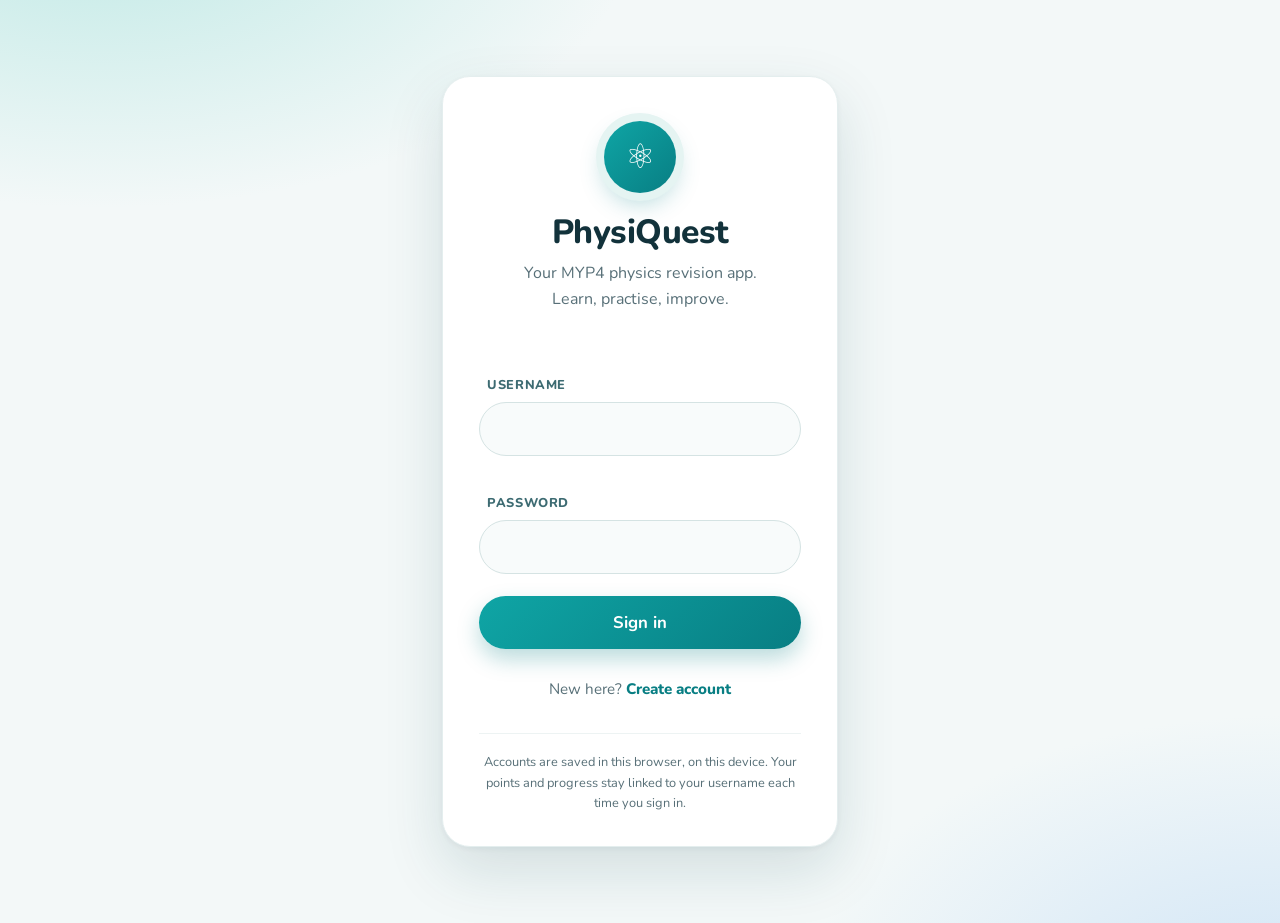
<file: index.html>
<!DOCTYPE html>
<html lang="en">
<head>
  <meta charset="UTF-8">
  <meta name="viewport" content="width=device-width, initial-scale=1.0">
  <title>Sign in | PhysiQuest</title>
  <link rel="stylesheet" href="style.css">
  <script src="js.script.js" defer></script>
</head>
<body data-page="auth">
  <main class="auth-wrap">
    <section class="auth-card hero container">
      <h1 class="auth-logo">PhysiQuest</h1>
      <p class="intro">Your MYP4 physics revision app.<br>Learn, practise, improve.</p>

      <div class="tabs">
        <button id="tabIn" class="tab on button" type="button">Sign in</button>
        <button id="tabUp" class="tab button" type="button">Create account</button>
      </div>

      <form id="authForm" novalidate>
        <div class="wrapper">
          <div class="sub-wrapper">
              <label for="authName">Username</label>
              <input id="authName" type="text" autocomplete="username" maxlength="20">
          </div>
          <div class="sub-wrapper">
            <label for="authPass">Password</label>
            <input id="authPass" type="password" autocomplete="current-password">
          </div>
        </div>
       

        
        <div id="confirmRow" hidden>
          <label for="authPass2">Confirm password</label>
          <input id="authPass2" type="password" autocomplete="new-password">
        </div>

        <p id="authMsg" class="feedback error" aria-live="polite"></p>
        <button id="authSubmit" class="button" type="submit">Sign in</button>
      </form>

      <p class="auth-note">Accounts are saved in this browser, on this device. Your points and progress stay linked to your username each time you sign in.</p>
    </section>
  </main>
</body>
</html>
</file>
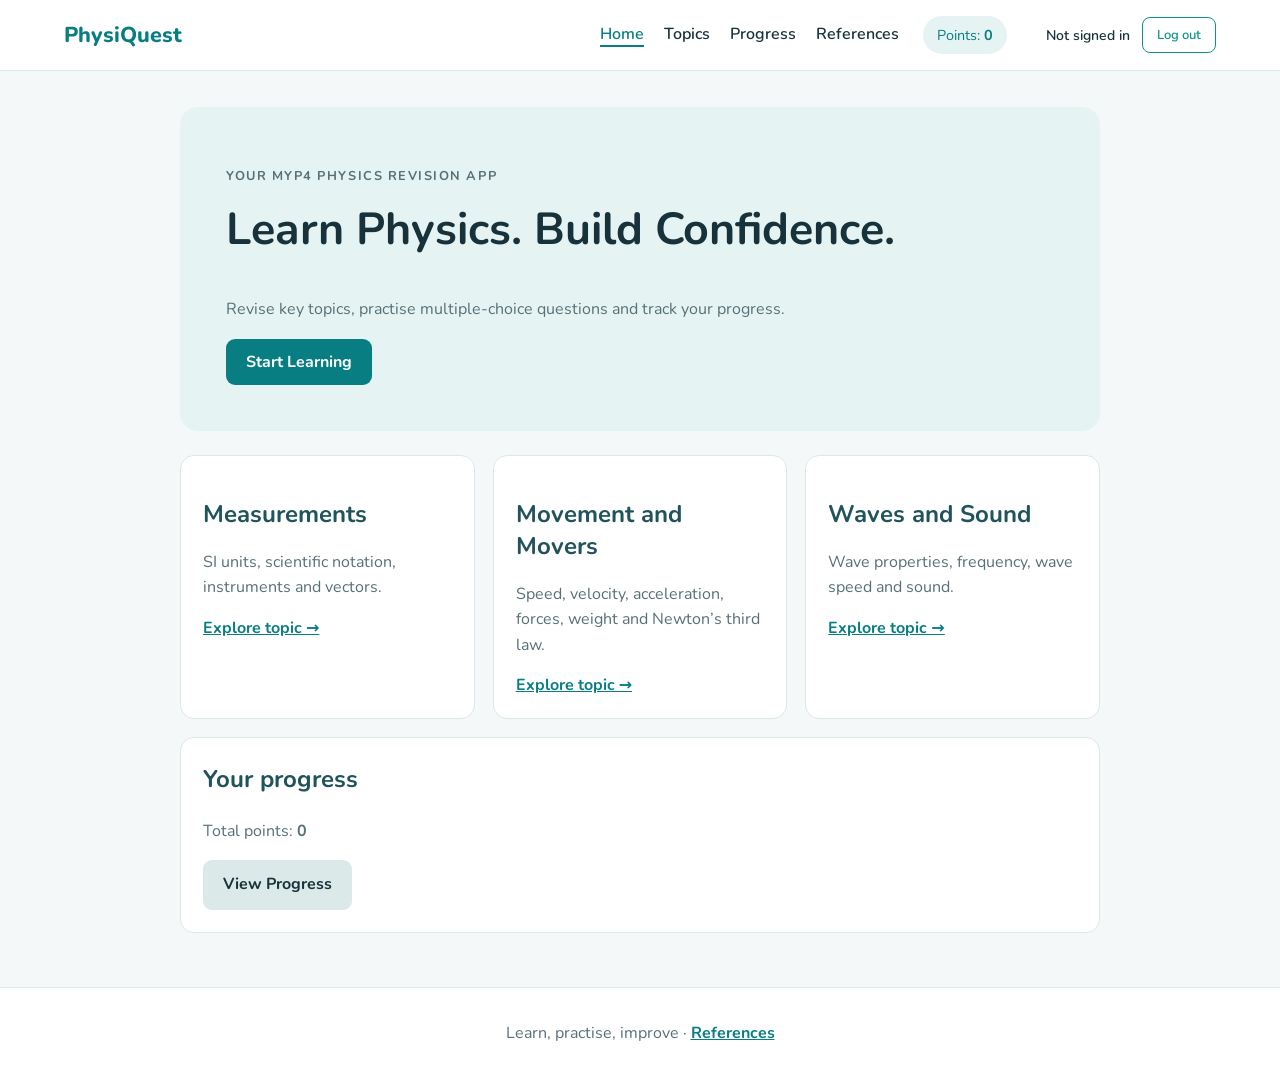
<file: physihome.html>
<!DOCTYPE html>
<html lang="en">
<head>
  <meta charset="UTF-8">
  <meta name="viewport" content="width=device-width, initial-scale=1.0">
  <title>Home | PhysiQuest</title>
  <link rel="stylesheet" href="style.css">
  <script src="js.script.js" defer></script>
</head>
<body>
  <header class="site-header">
    <a class="brand" href="physihome.html">PhysiQuest</a>
    <button class="menu-toggle" type="button" aria-label="Toggle navigation" aria-expanded="false" onclick="toggleMenu()">☰</button>
    <nav id="navigation" class="navigation">
      <a href="physihome.html">Home</a>
      <a href="physitopics.html">Topics</a>
      <a href="physiprogress.html">Progress</a>
      <a href="physireferences.html">References</a>
    </nav>
    <div class="points-pill">Points: <strong id="headerPoints">0</strong></div>
    <div class="user-account">
    <span id="loggedInName">Welcome!</span>
    <button id="logoutButton" type="button" class="logout-button">
        Log out
    </button>
</div>
  </header>
  

  <main class="container">
    <section class="hero">
      <p class="eyebrow">YOUR MYP4 PHYSICS REVISION APP</p>
      <h1>Learn Physics. Build Confidence.</h1>
      <p>Revise key topics, practise multiple-choice questions and track your progress.</p>
      <a class="button" href="physitopics.html">Start Learning</a>
    </section>
    <div class="topic-grid">
      <article class="topic-card">
        <h2>Measurements</h2>
        <p>SI units, scientific notation, instruments and vectors.</p>
        <a href="physimeasurements.html">Explore topic →</a>
      </article><article class="topic-card">
        <h2>Movement and Movers</h2>
        <p>Speed, velocity, acceleration, forces, weight and Newton’s third law.</p>
        <a href="physimovements.html">Explore topic →</a>
      </article><article class="topic-card">
        <h2>Waves and Sound</h2>
        <p>Wave properties, frequency, wave speed and sound.</p>
        <a href="physiwaves.html">Explore topic →</a>
      </article>
    </div>
    <section class="study-section">
      <h2>Your progress</h2>
      <p>Total points: <strong id="homePoints">0</strong></p>
      <a class="button secondary" href="physiprogress.html">View Progress</a>
    </section>
  </main>

  <footer class="site-footer">
    <p>Learn, practise, improve · <a href="physireferences.html">References</a></p>
  </footer>
</body>
</html>
</file>
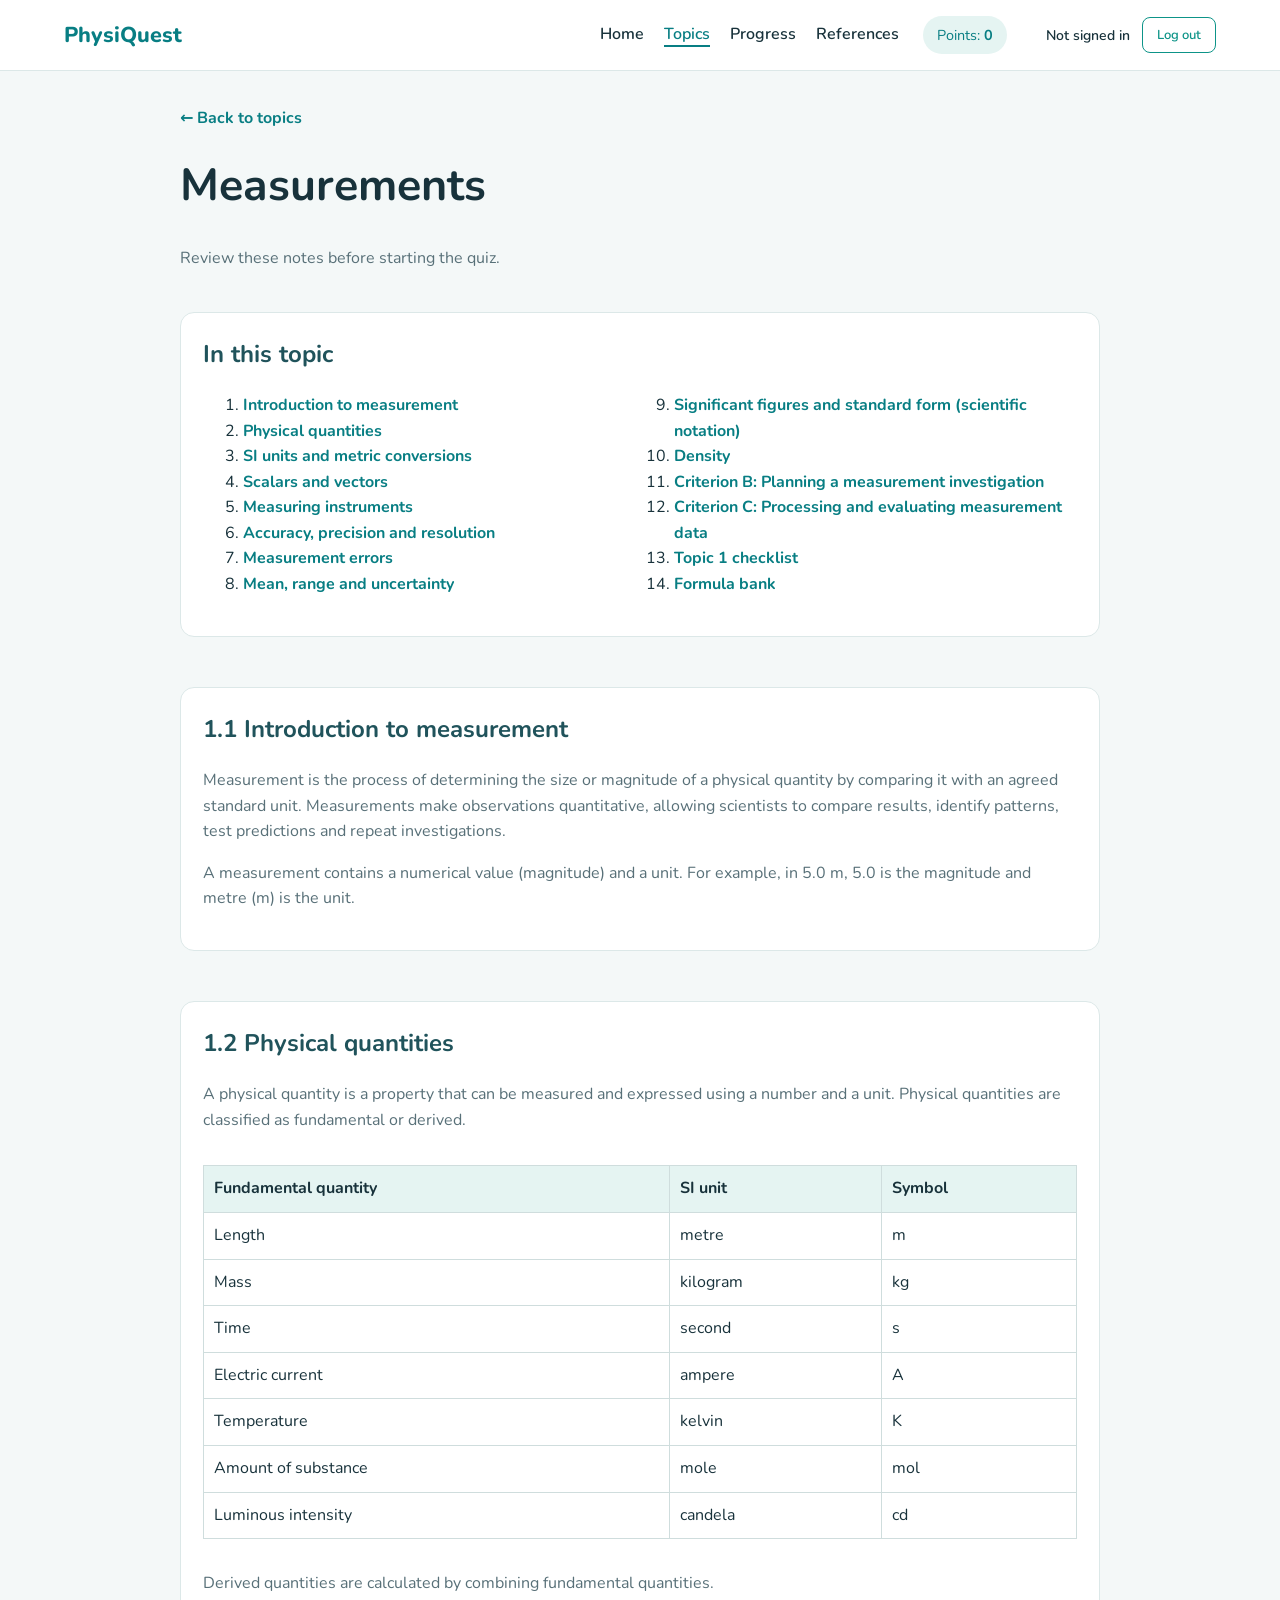
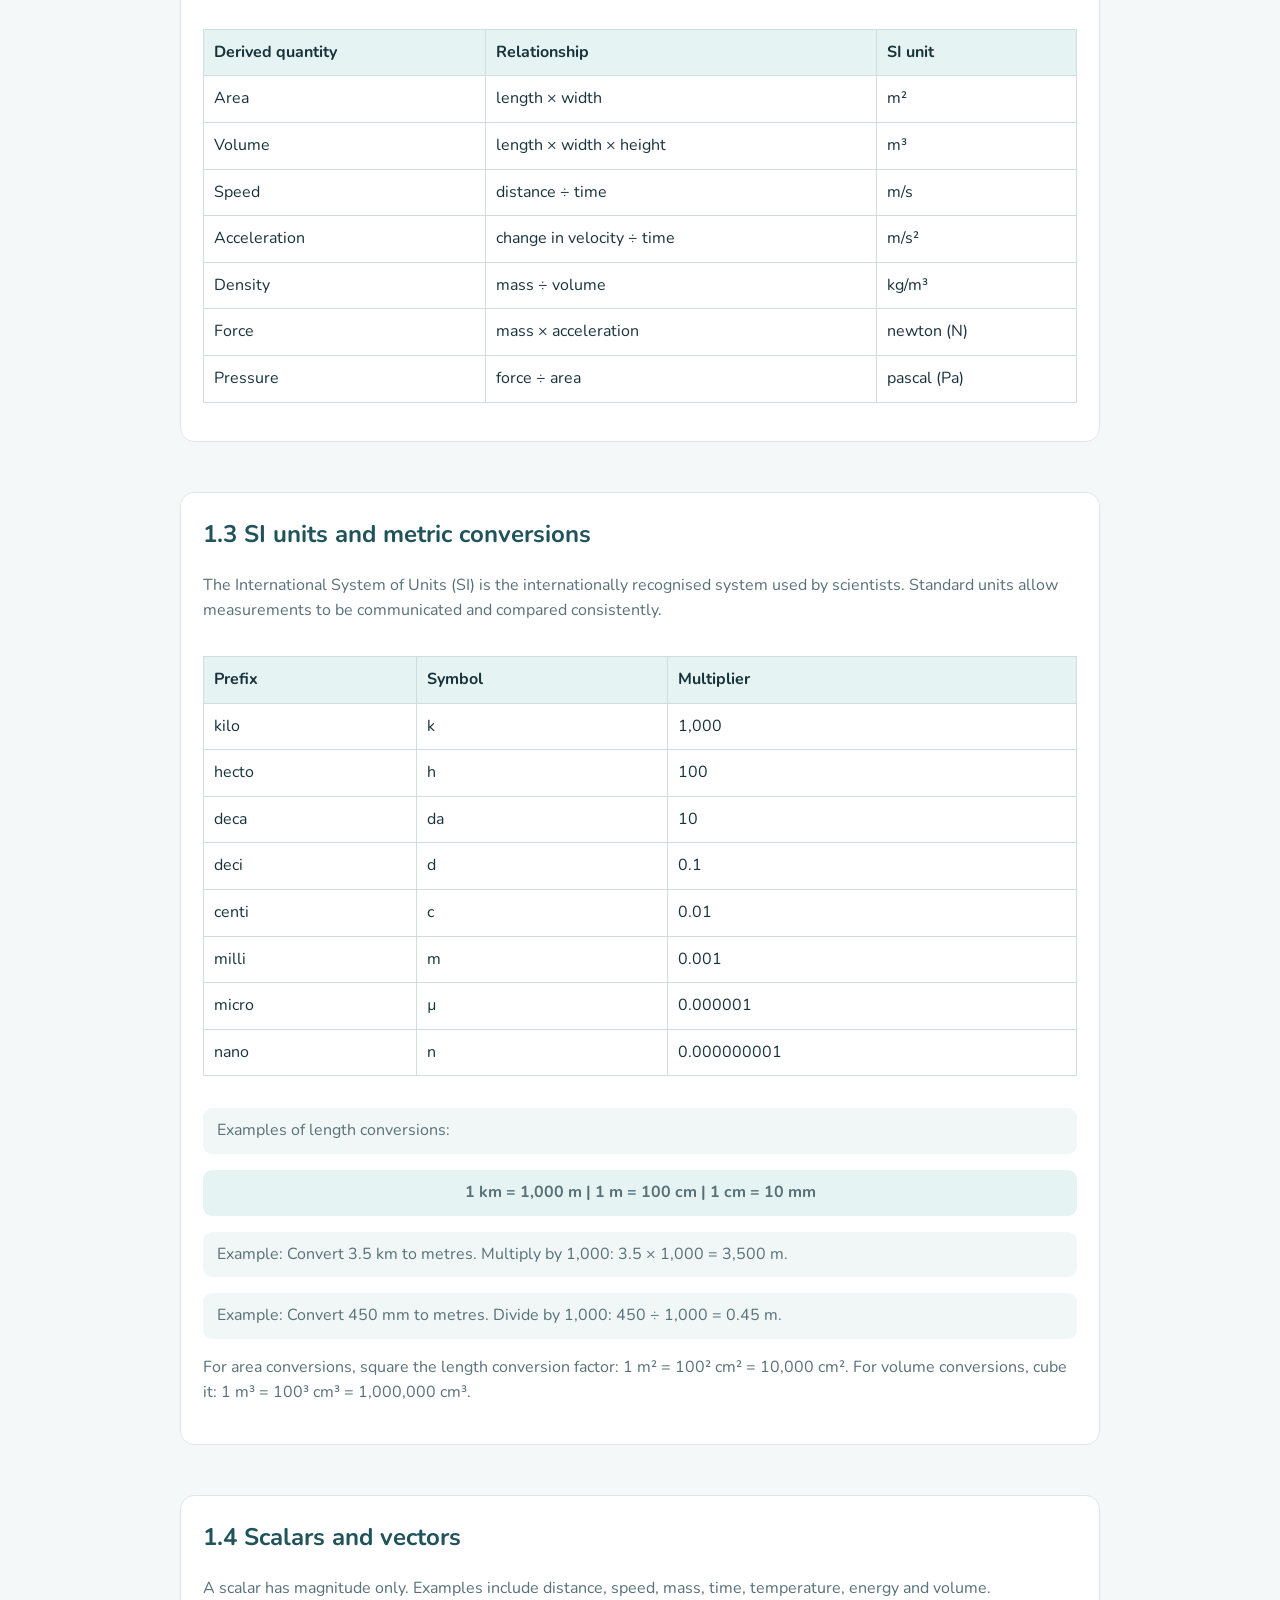
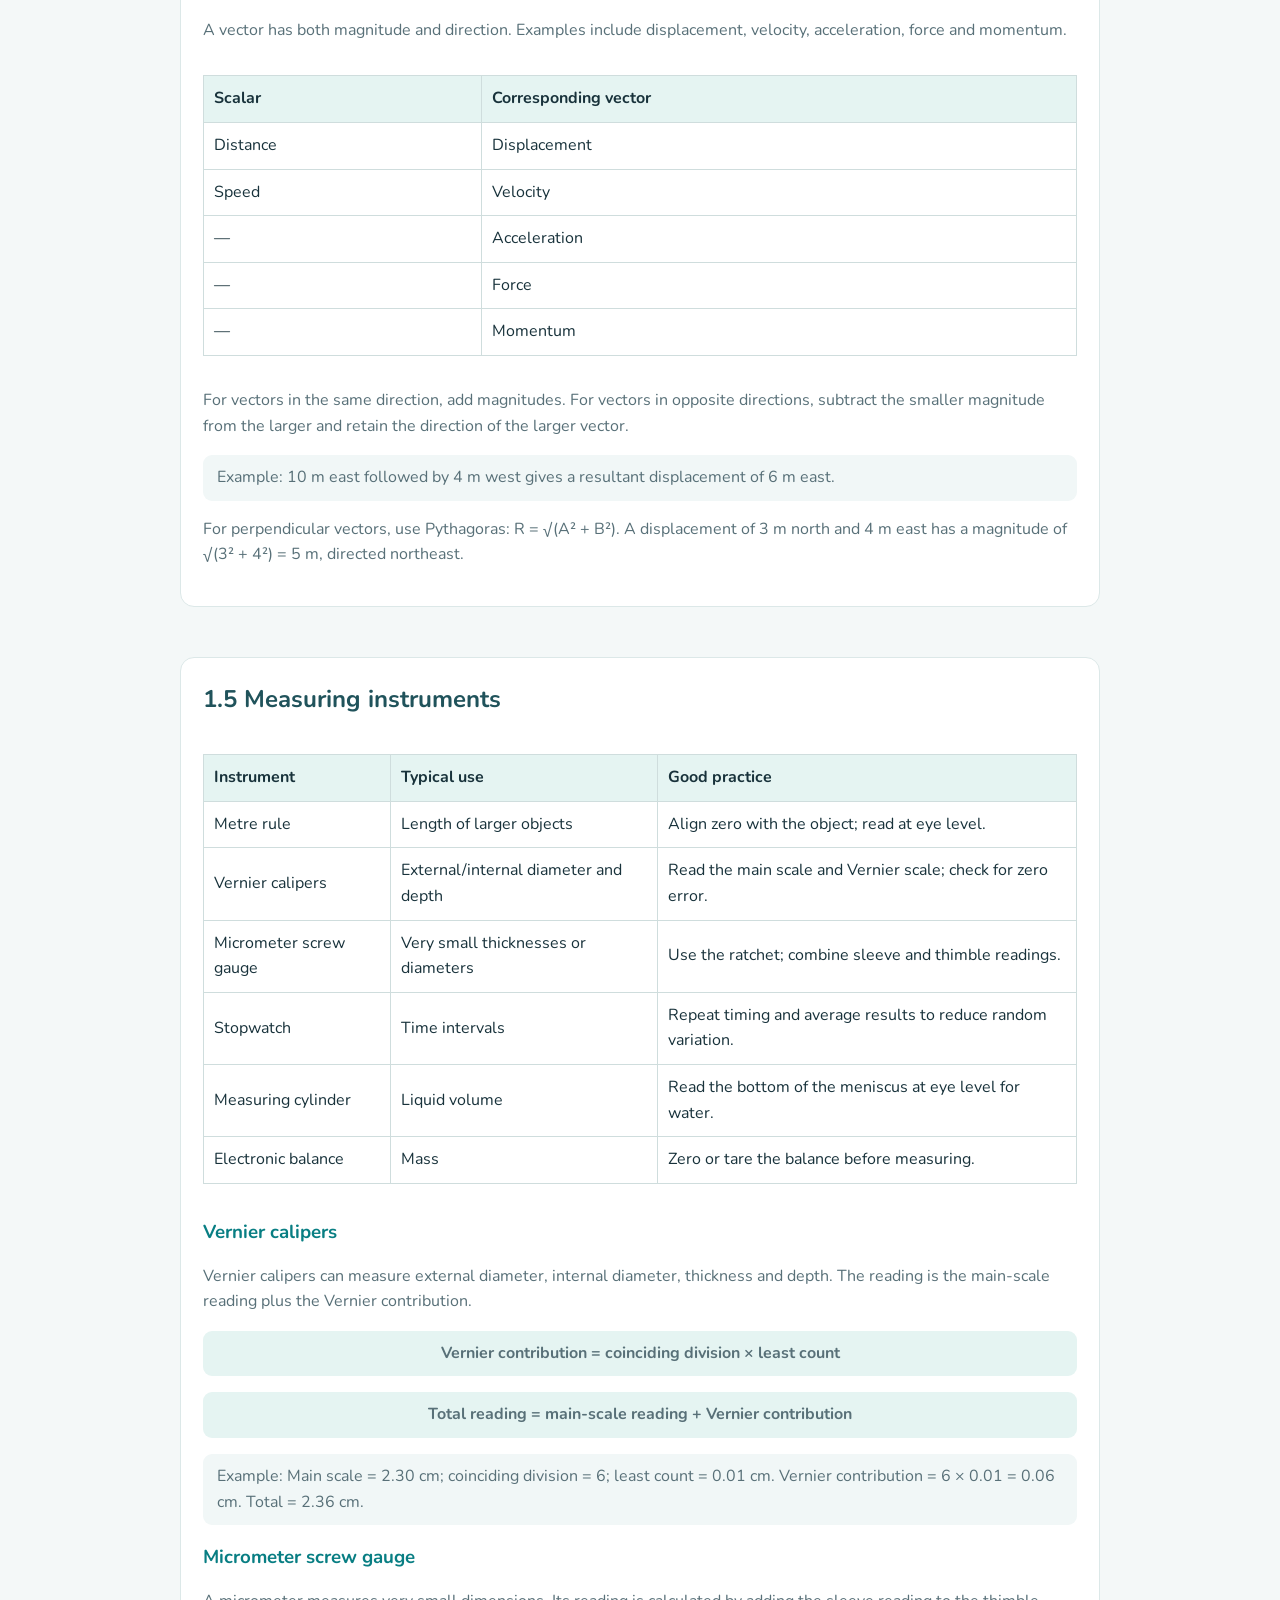
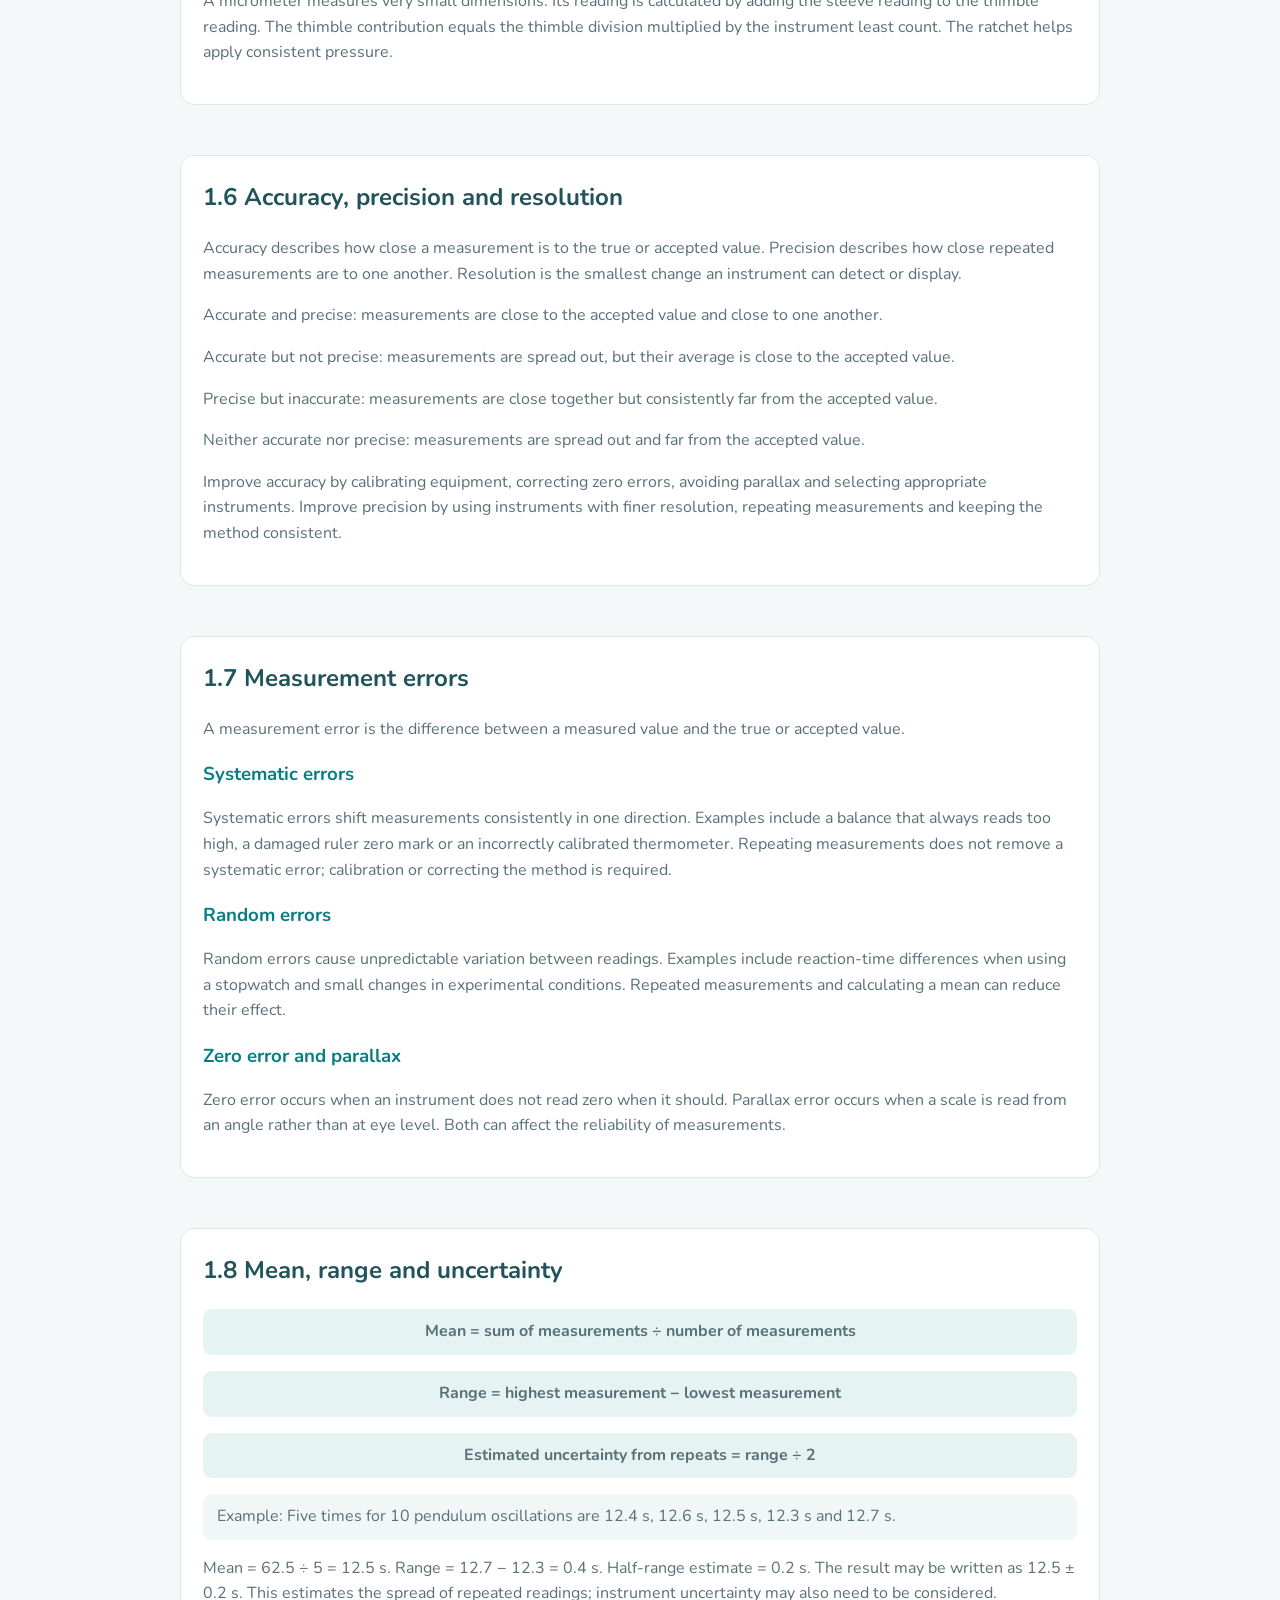
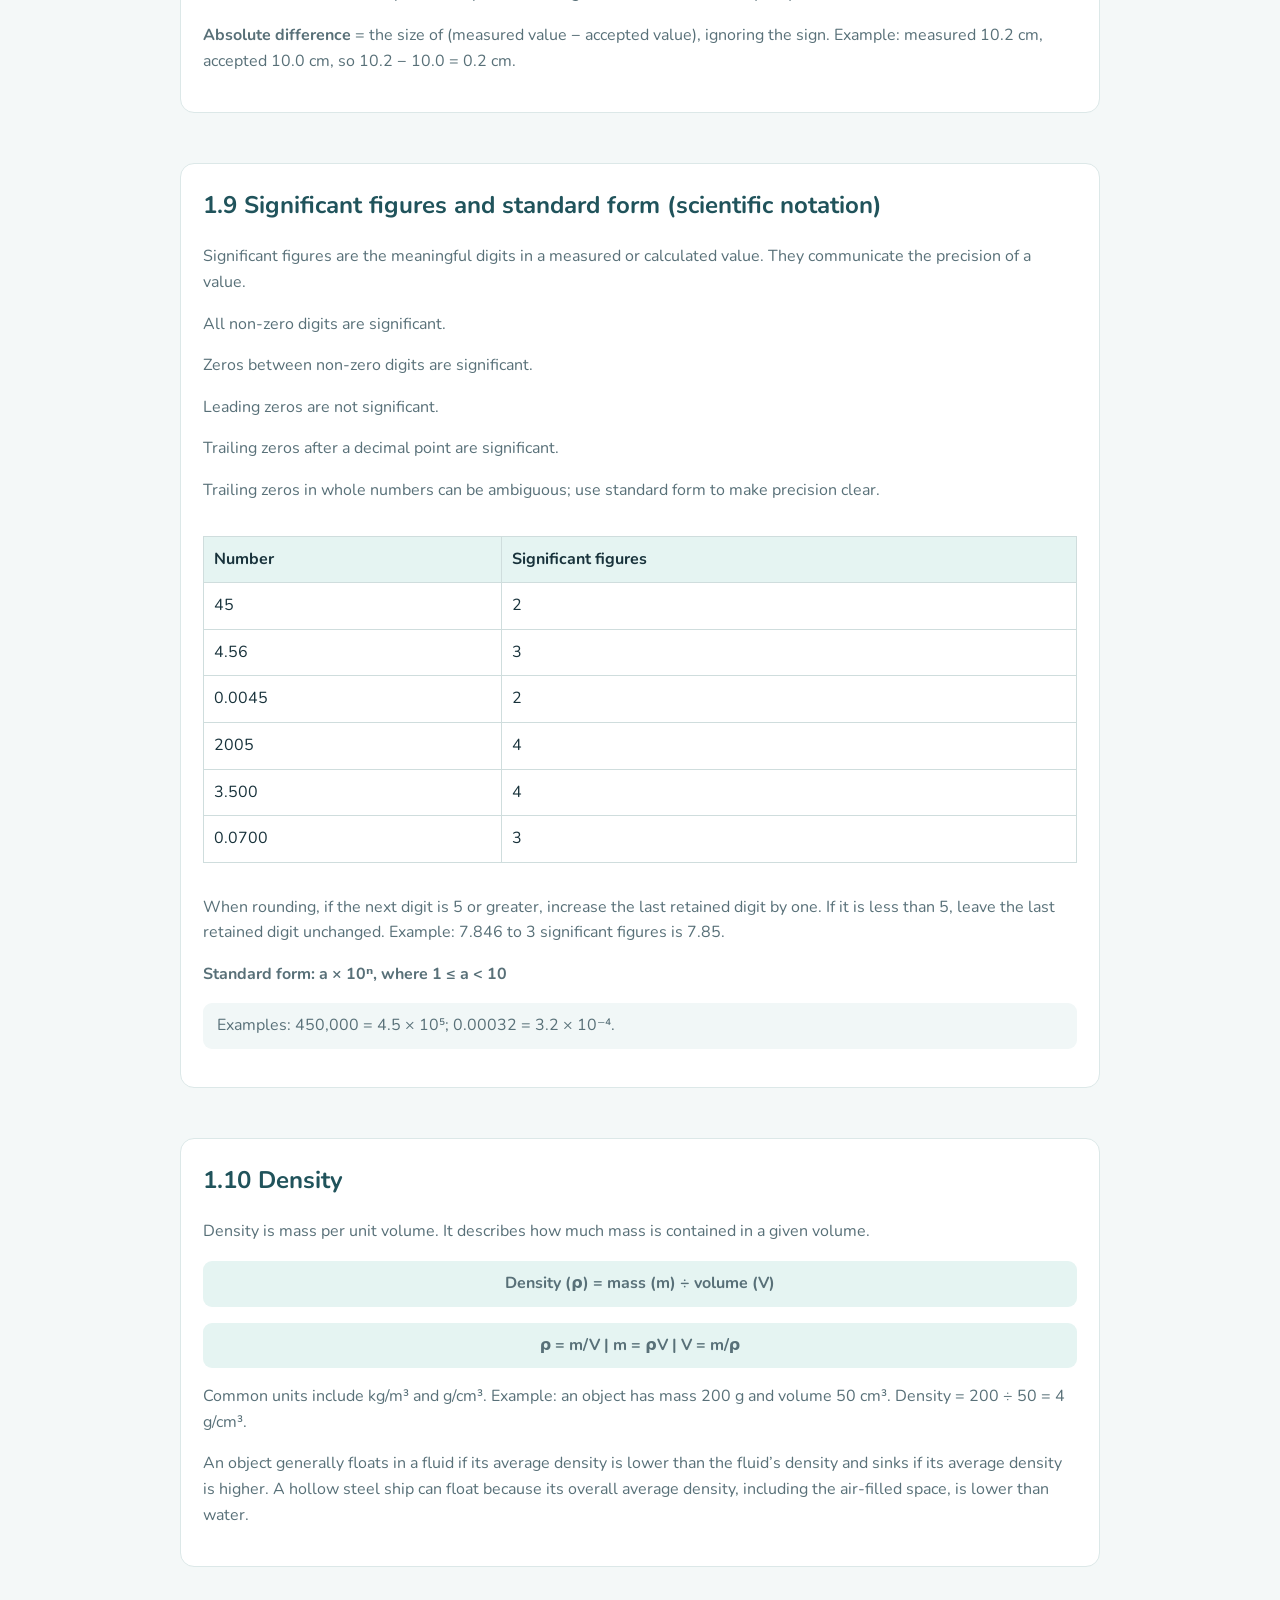
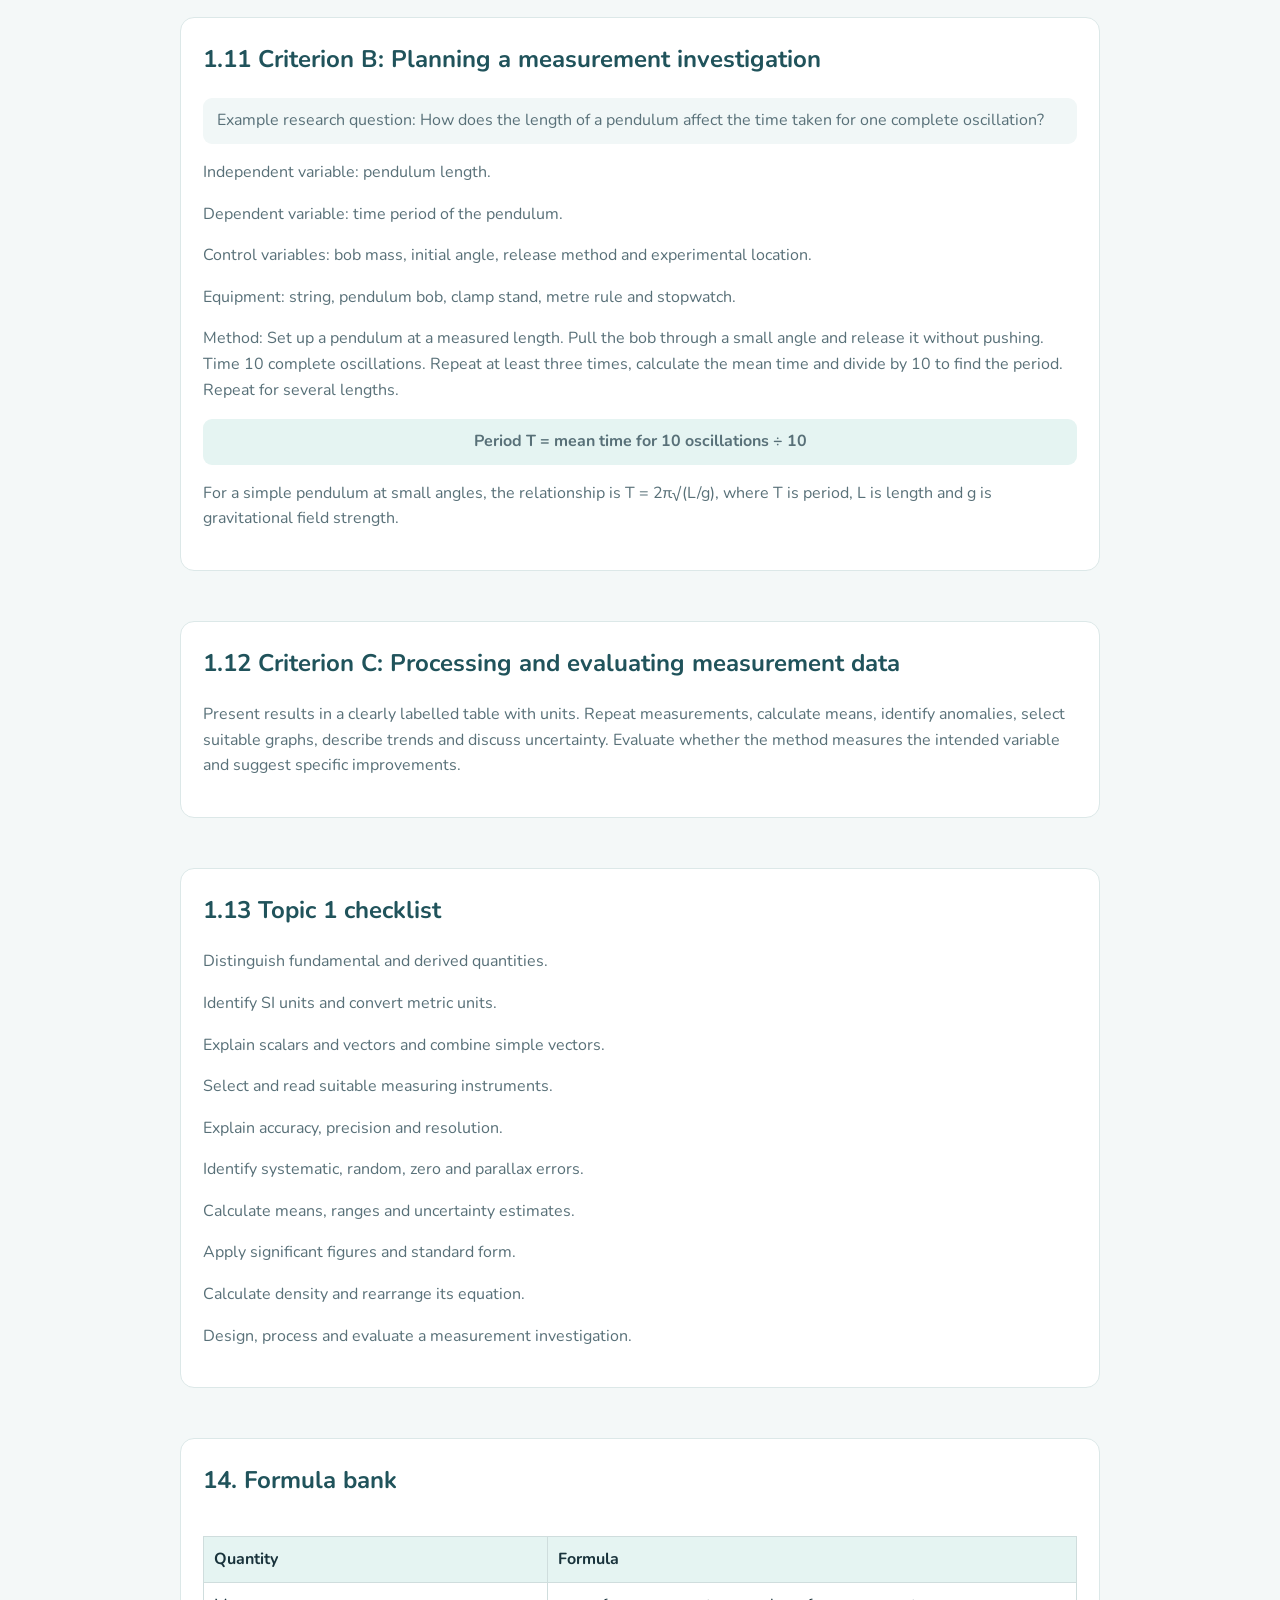
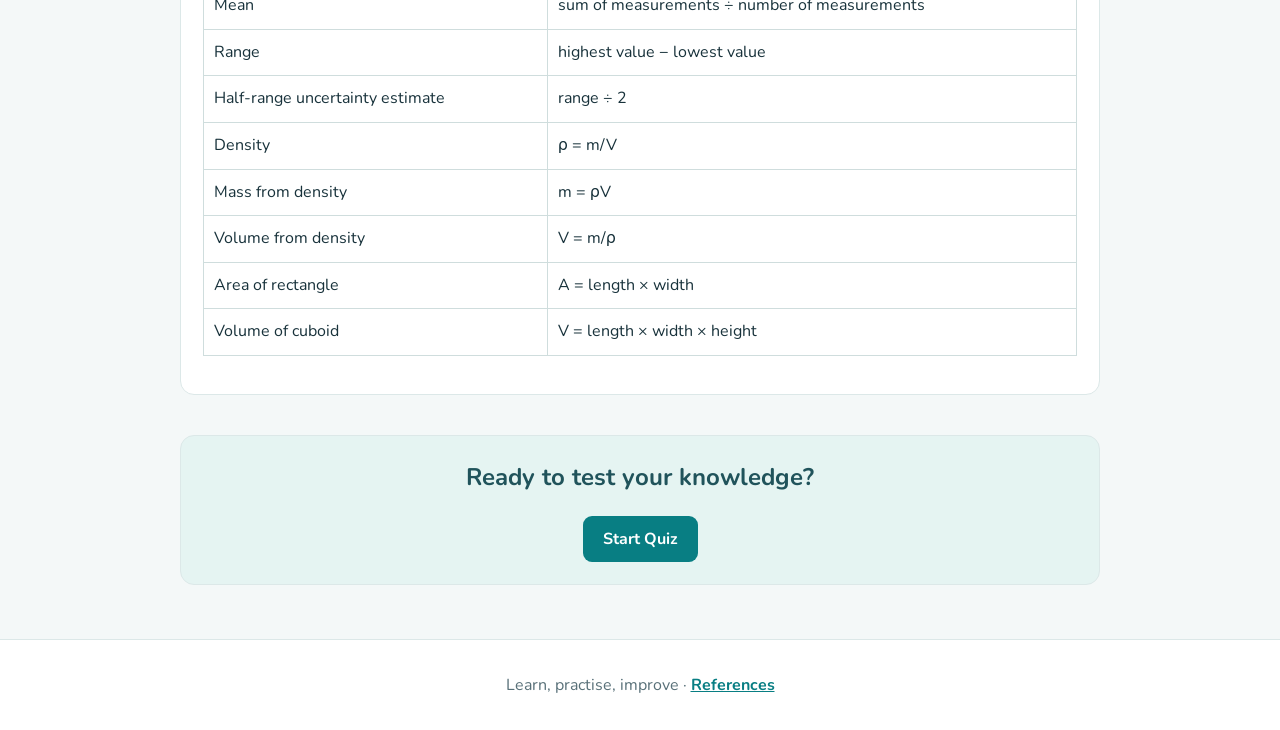
<file: physimeasurements.html>
<!DOCTYPE html>
<html lang="en">
<head>
  <meta charset="UTF-8">
  <meta name="viewport" content="width=device-width, initial-scale=1.0">
  <title>Measurements | PhysiQuest</title>
  <link rel="stylesheet" href="style.css">
  <script src="js.script.js" defer></script>
</head>
<body data-topic="measurements">
  <header class="site-header">
    <a class="brand" href="physihome.html">PhysiQuest</a>
    <button class="menu-toggle" type="button" aria-label="Toggle navigation" aria-expanded="false" onclick="toggleMenu()">☰</button>
    <nav id="navigation" class="navigation">
      <a href="physihome.html">Home</a>
      <a href="physitopics.html">Topics</a>
      <a href="physiprogress.html">Progress</a>
      <a href="physireferences.html">References</a>
    </nav>
    <div class="points-pill">Points: <strong id="headerPoints">0</strong></div>
    <div class="user-account">
    <span id="loggedInName">Welcome!</span>
    <button id="logoutButton" type="button" class="logout-button">
        Log out
    </button>
</div>
  </header>

  <main class="container">
    <a class="back-link" href="physitopics.html">← Back to topics</a>
    <h1 id="studyTitle">Measurements</h1>
    <p class="intro">Review these notes before starting the quiz.</p>
    <div id="studyContent" class="study-content"></div>
    <section class="study-section ready-box"><h2>Ready to test your knowledge?</h2><button id="startStudyQuiz" class="button" type="button">Start Quiz</button></section>
  </main>

  <footer class="site-footer">
    <p>Learn, practise, improve · <a href="physireferences.html">References</a></p>
  </footer>
</body>
</html>
</file>
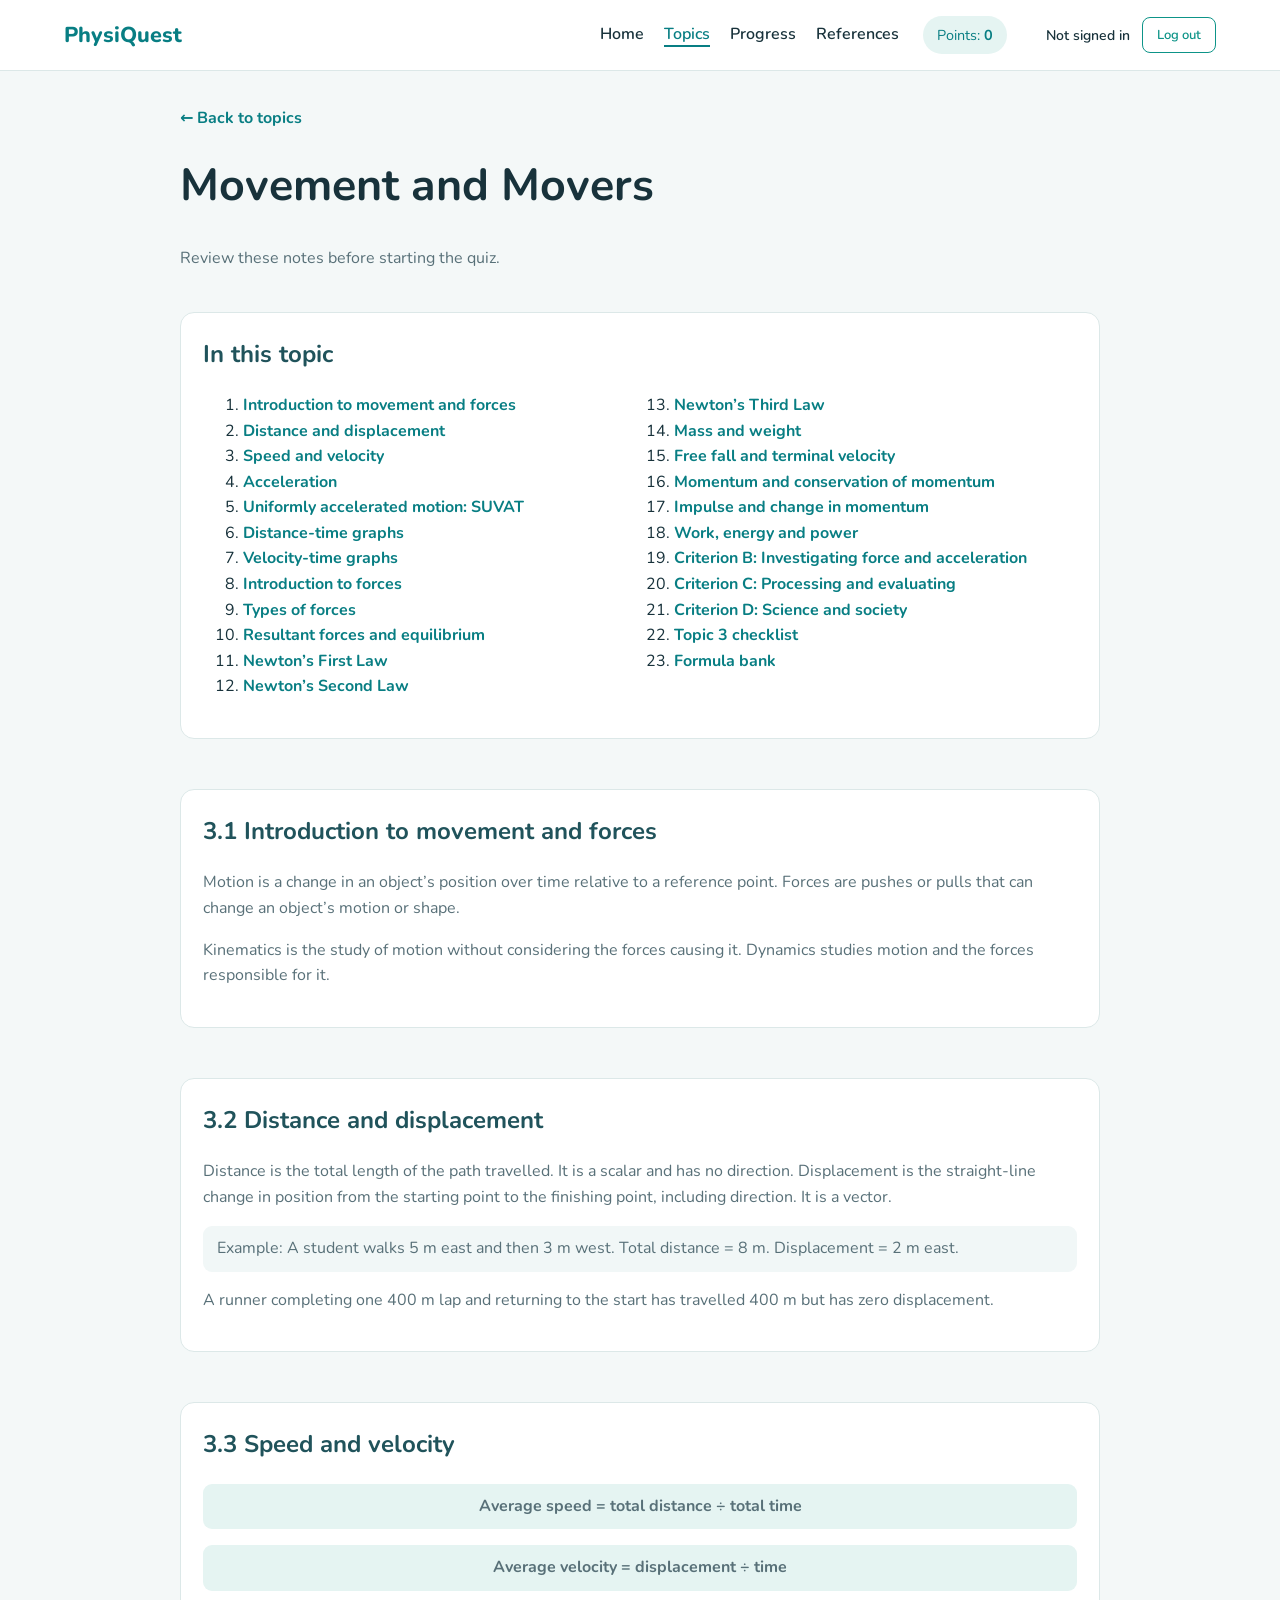
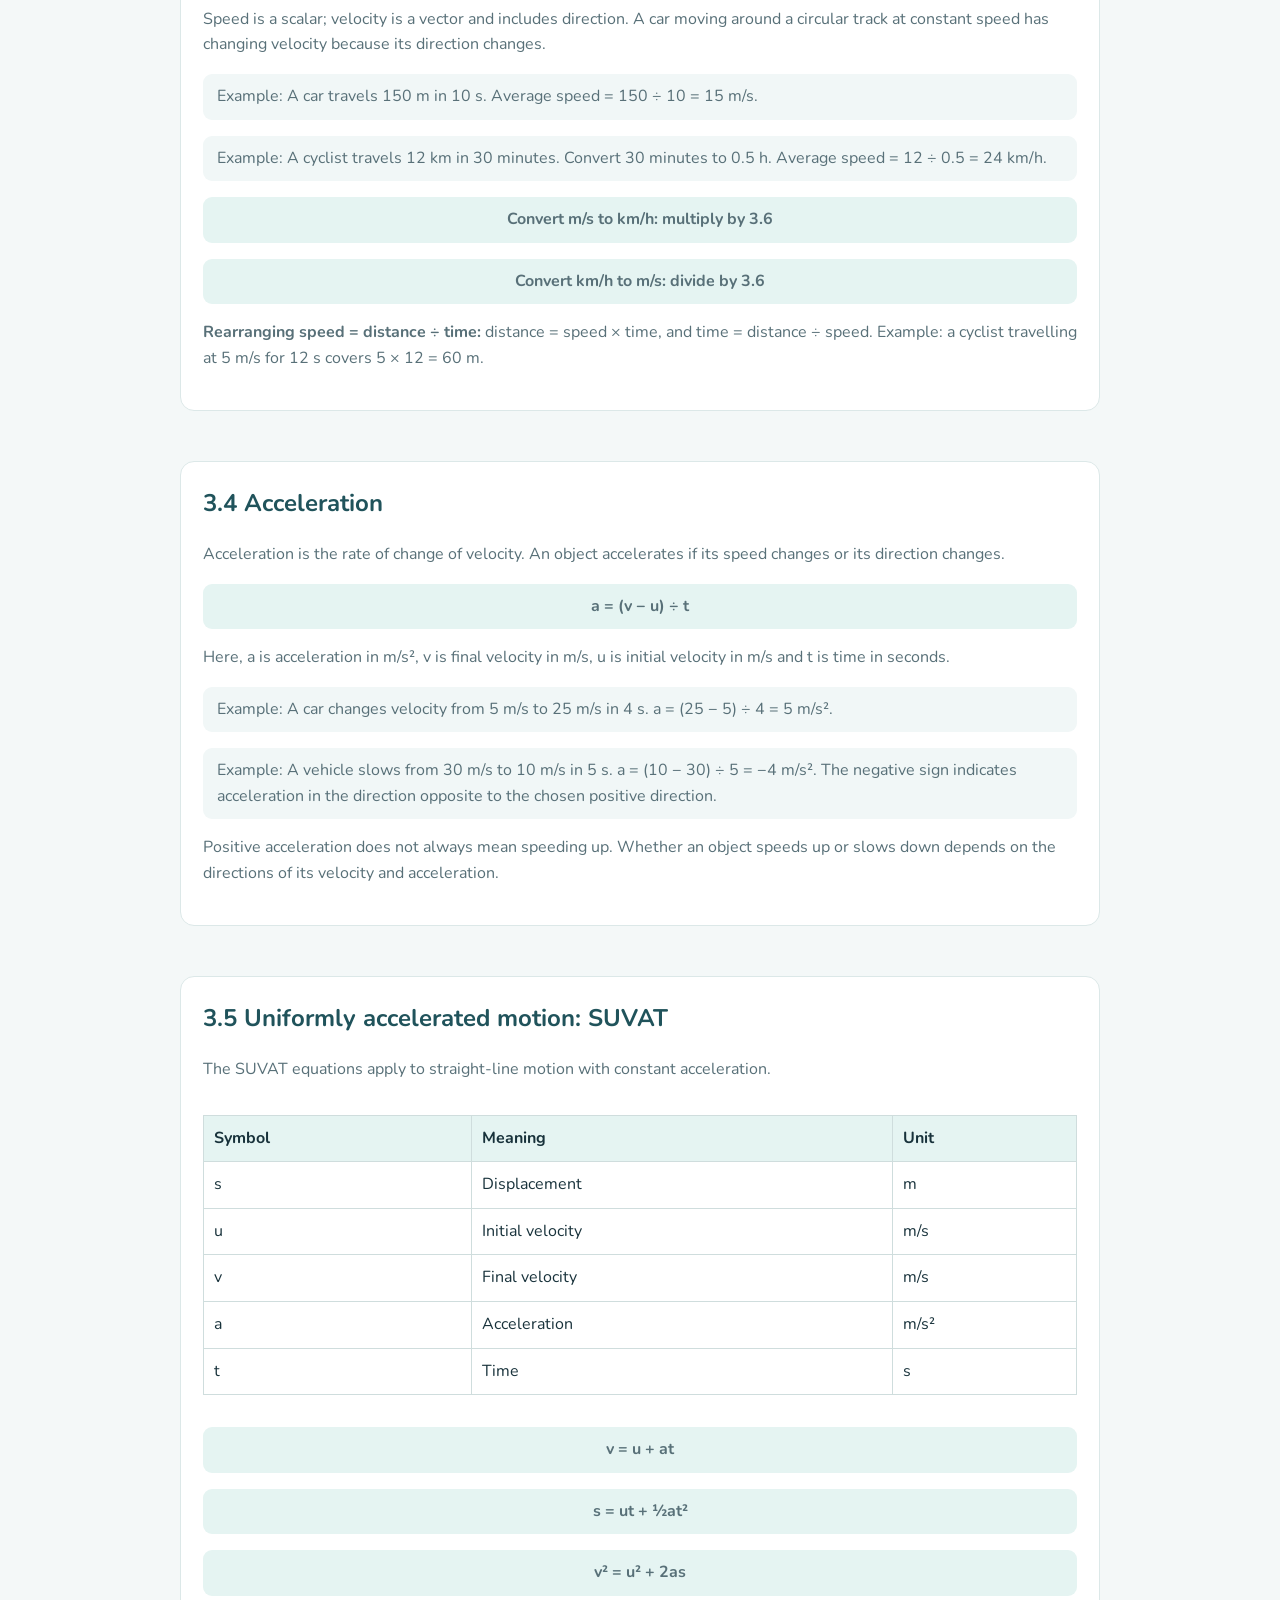
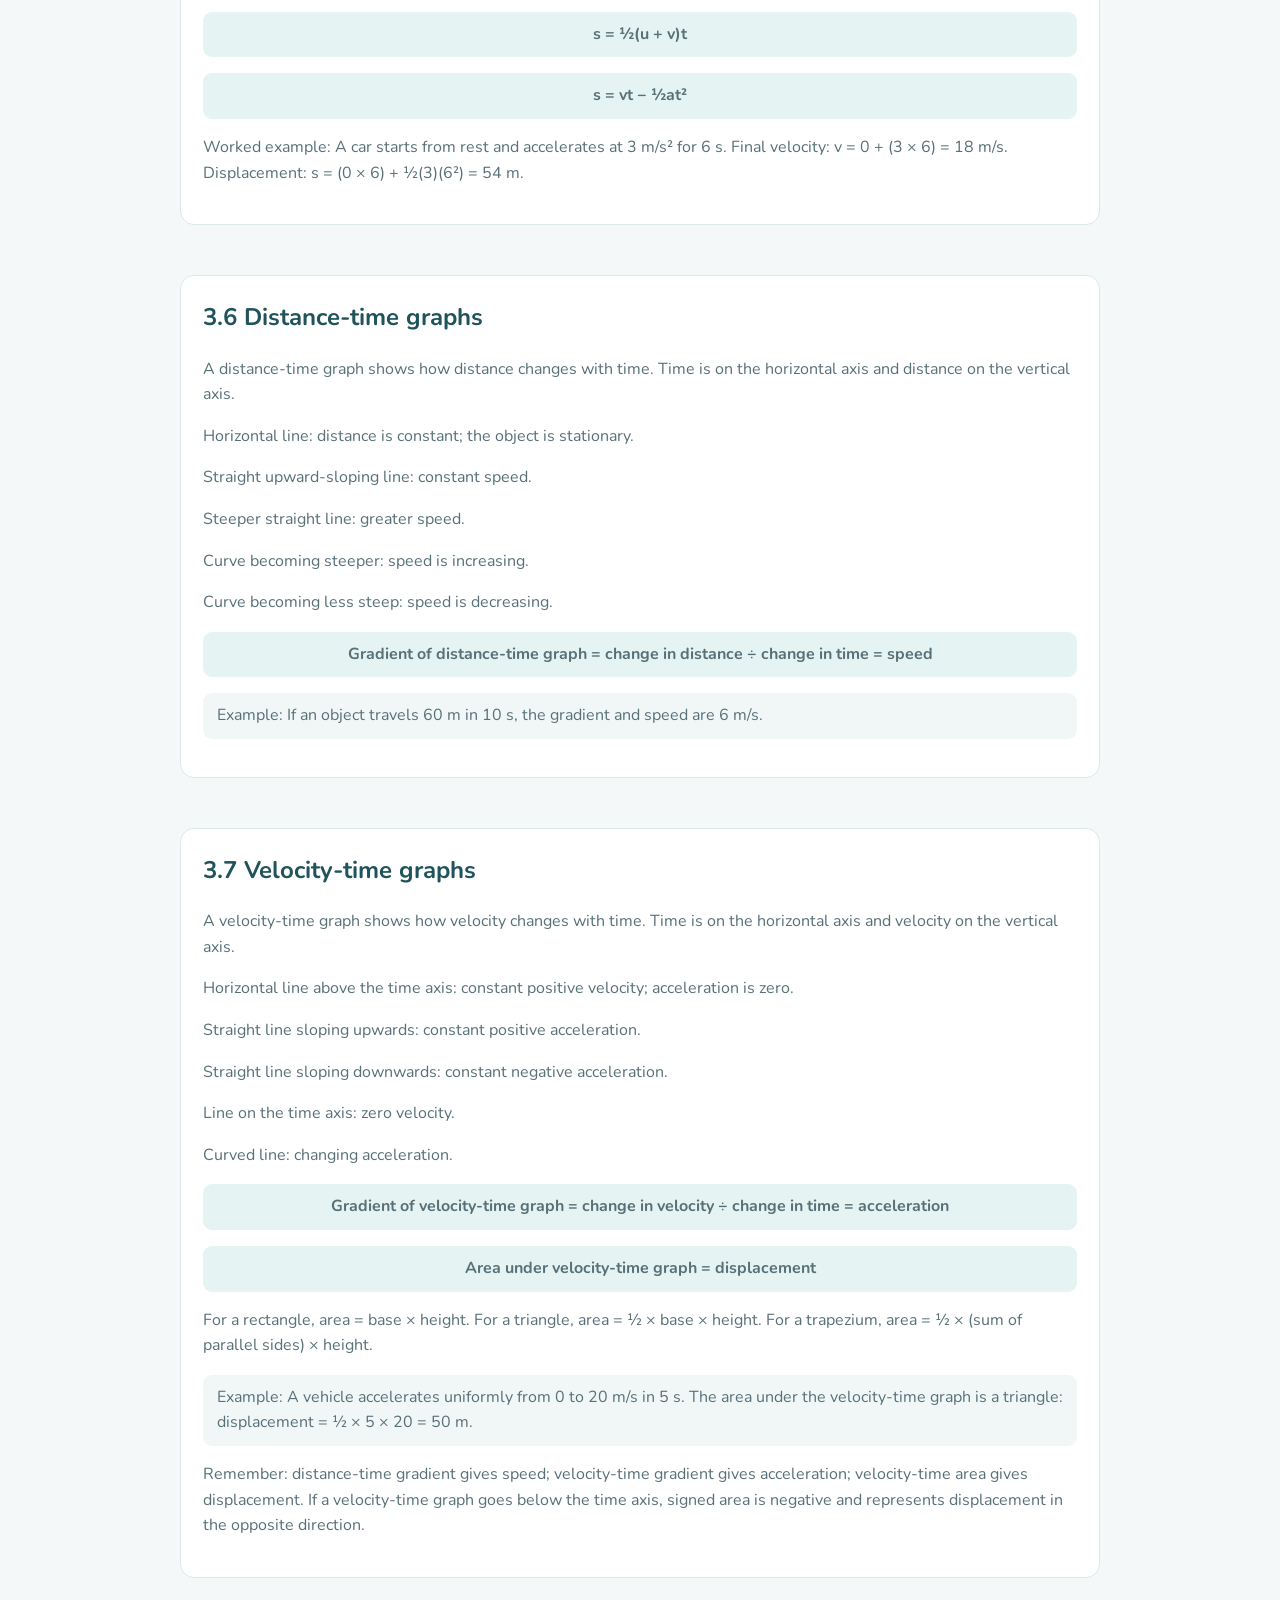
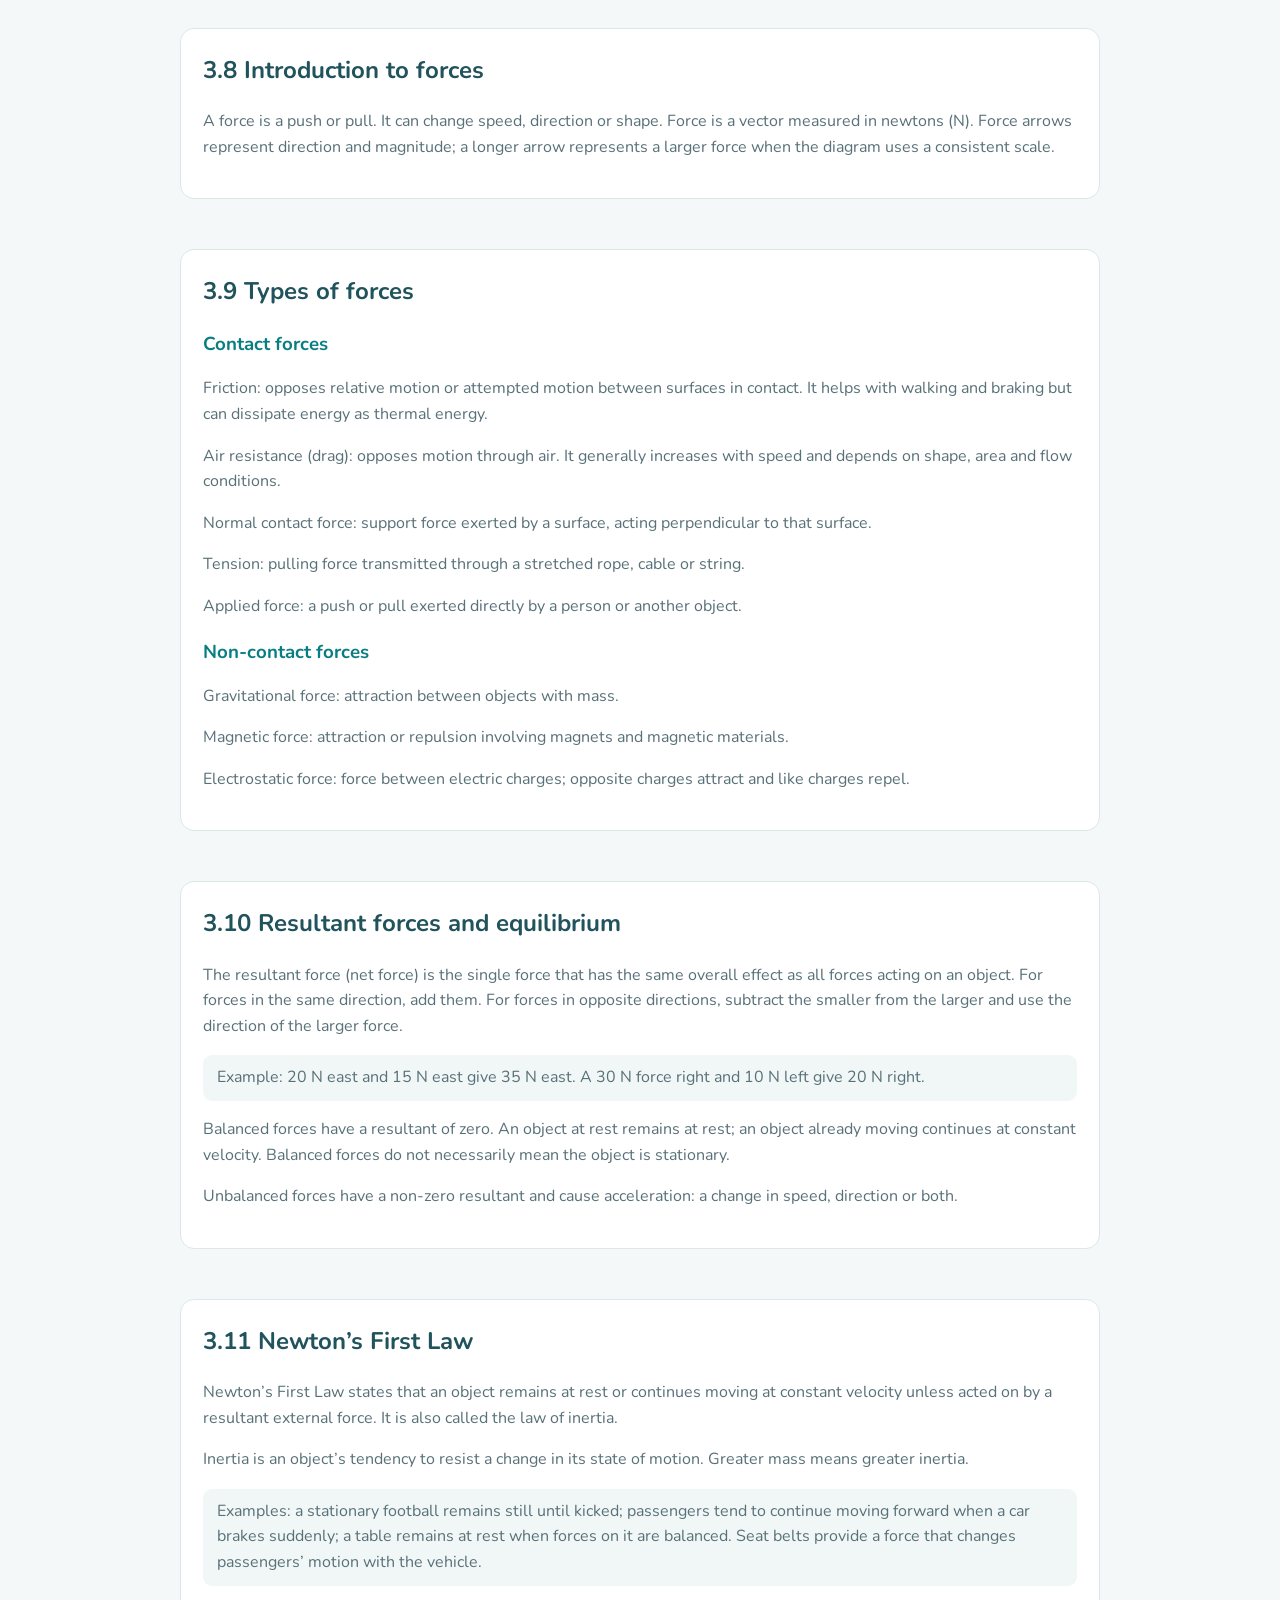
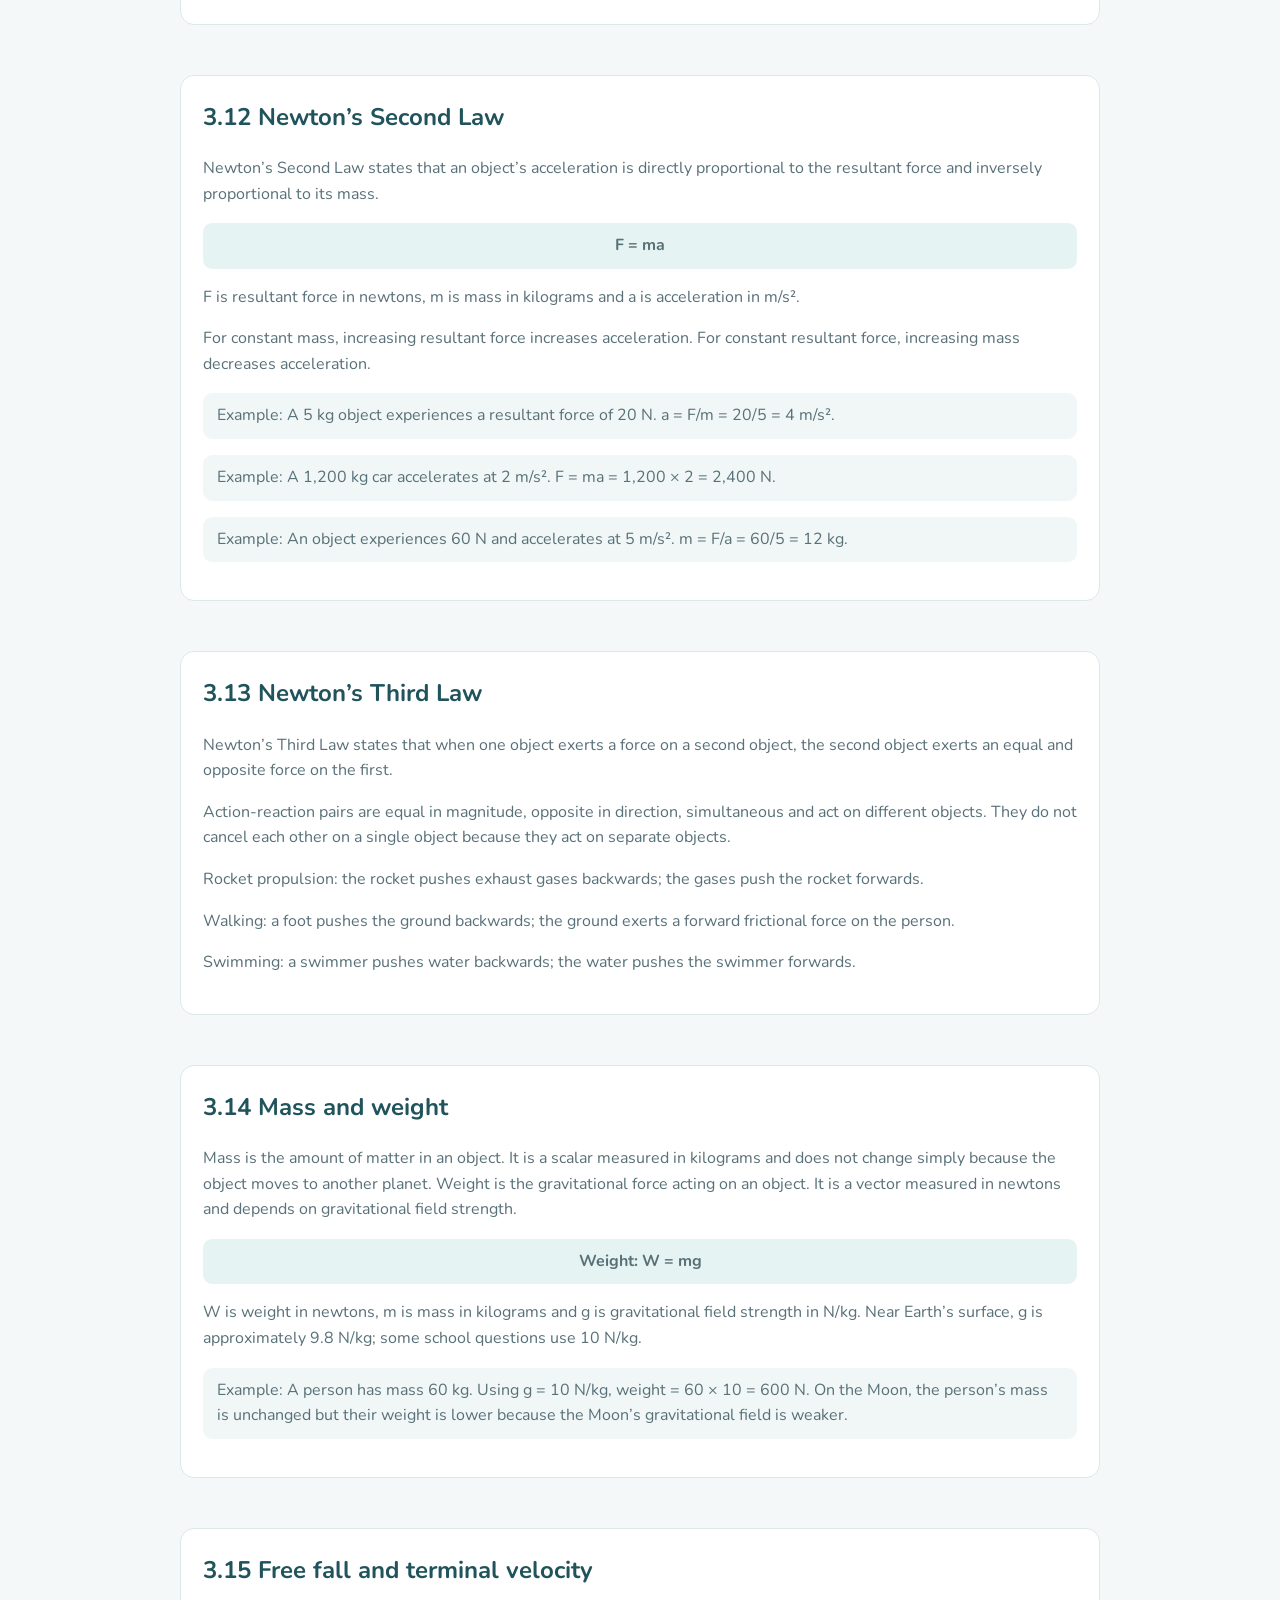
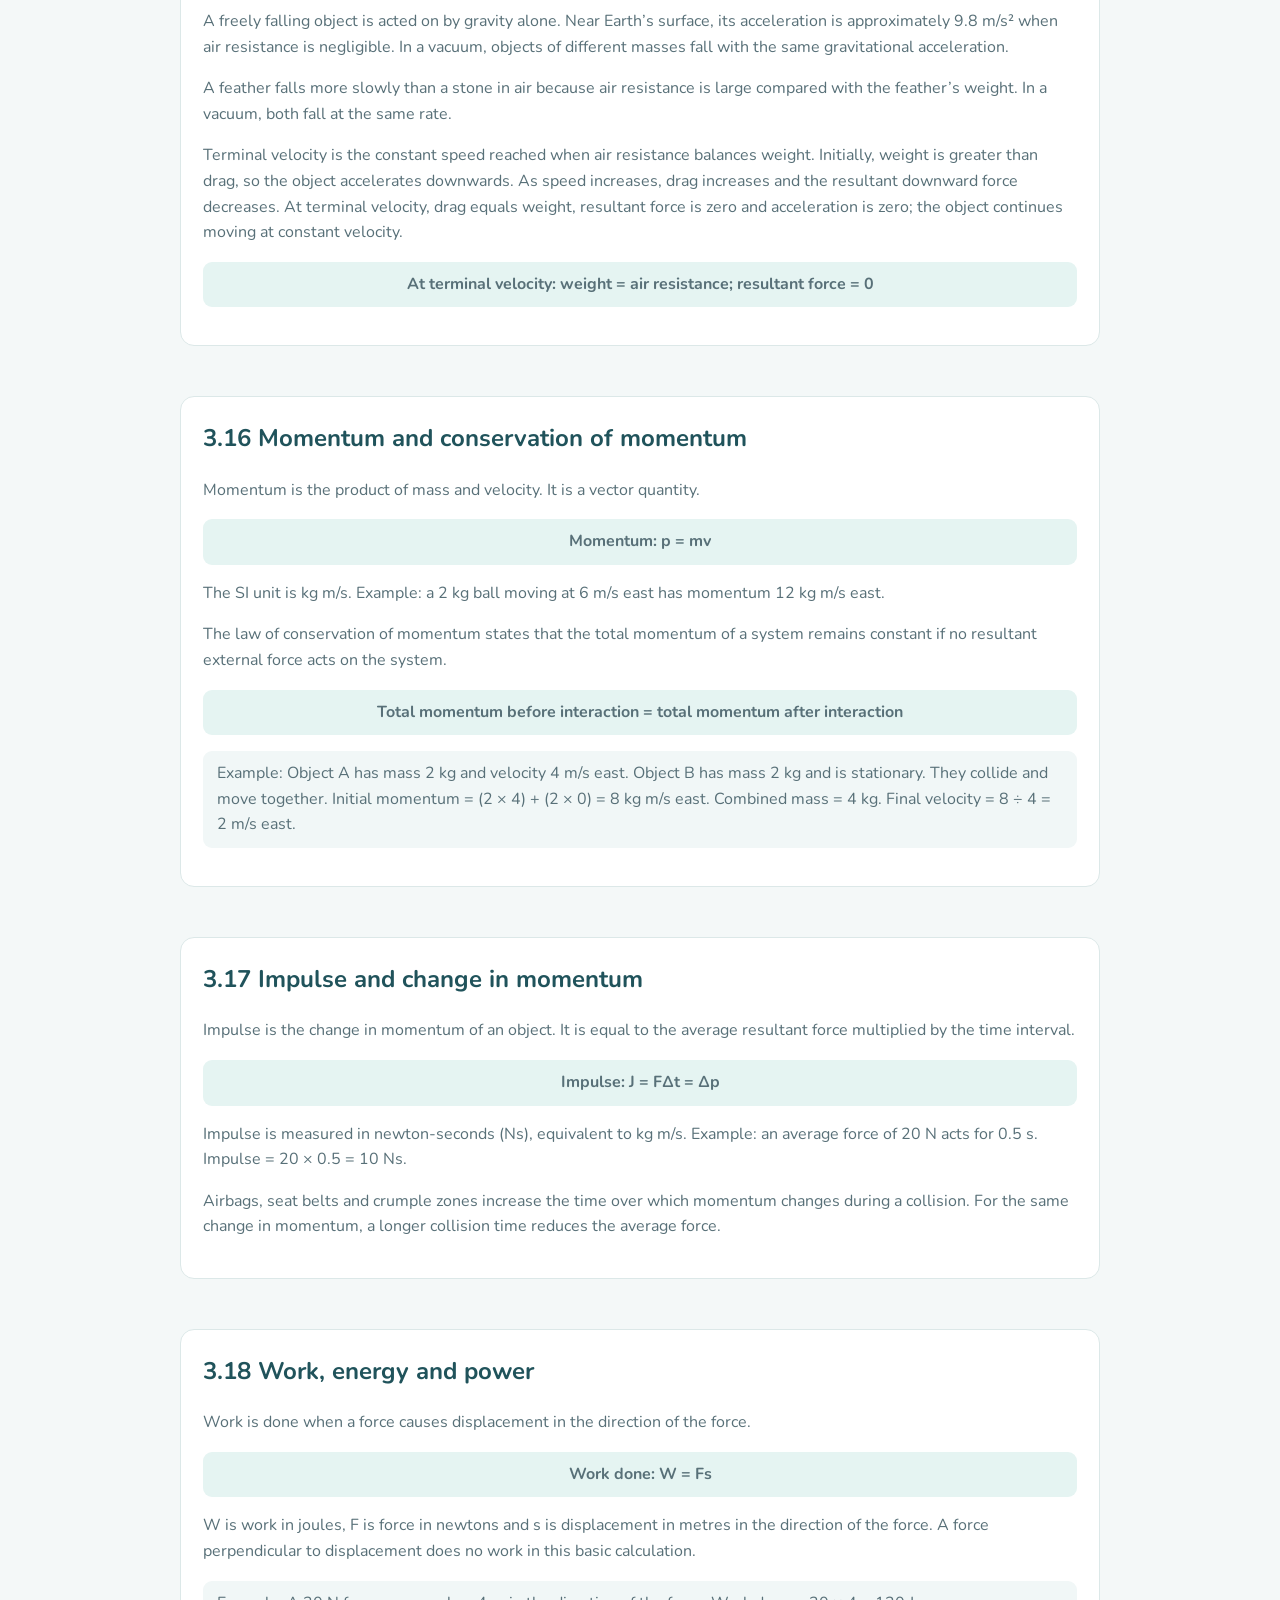
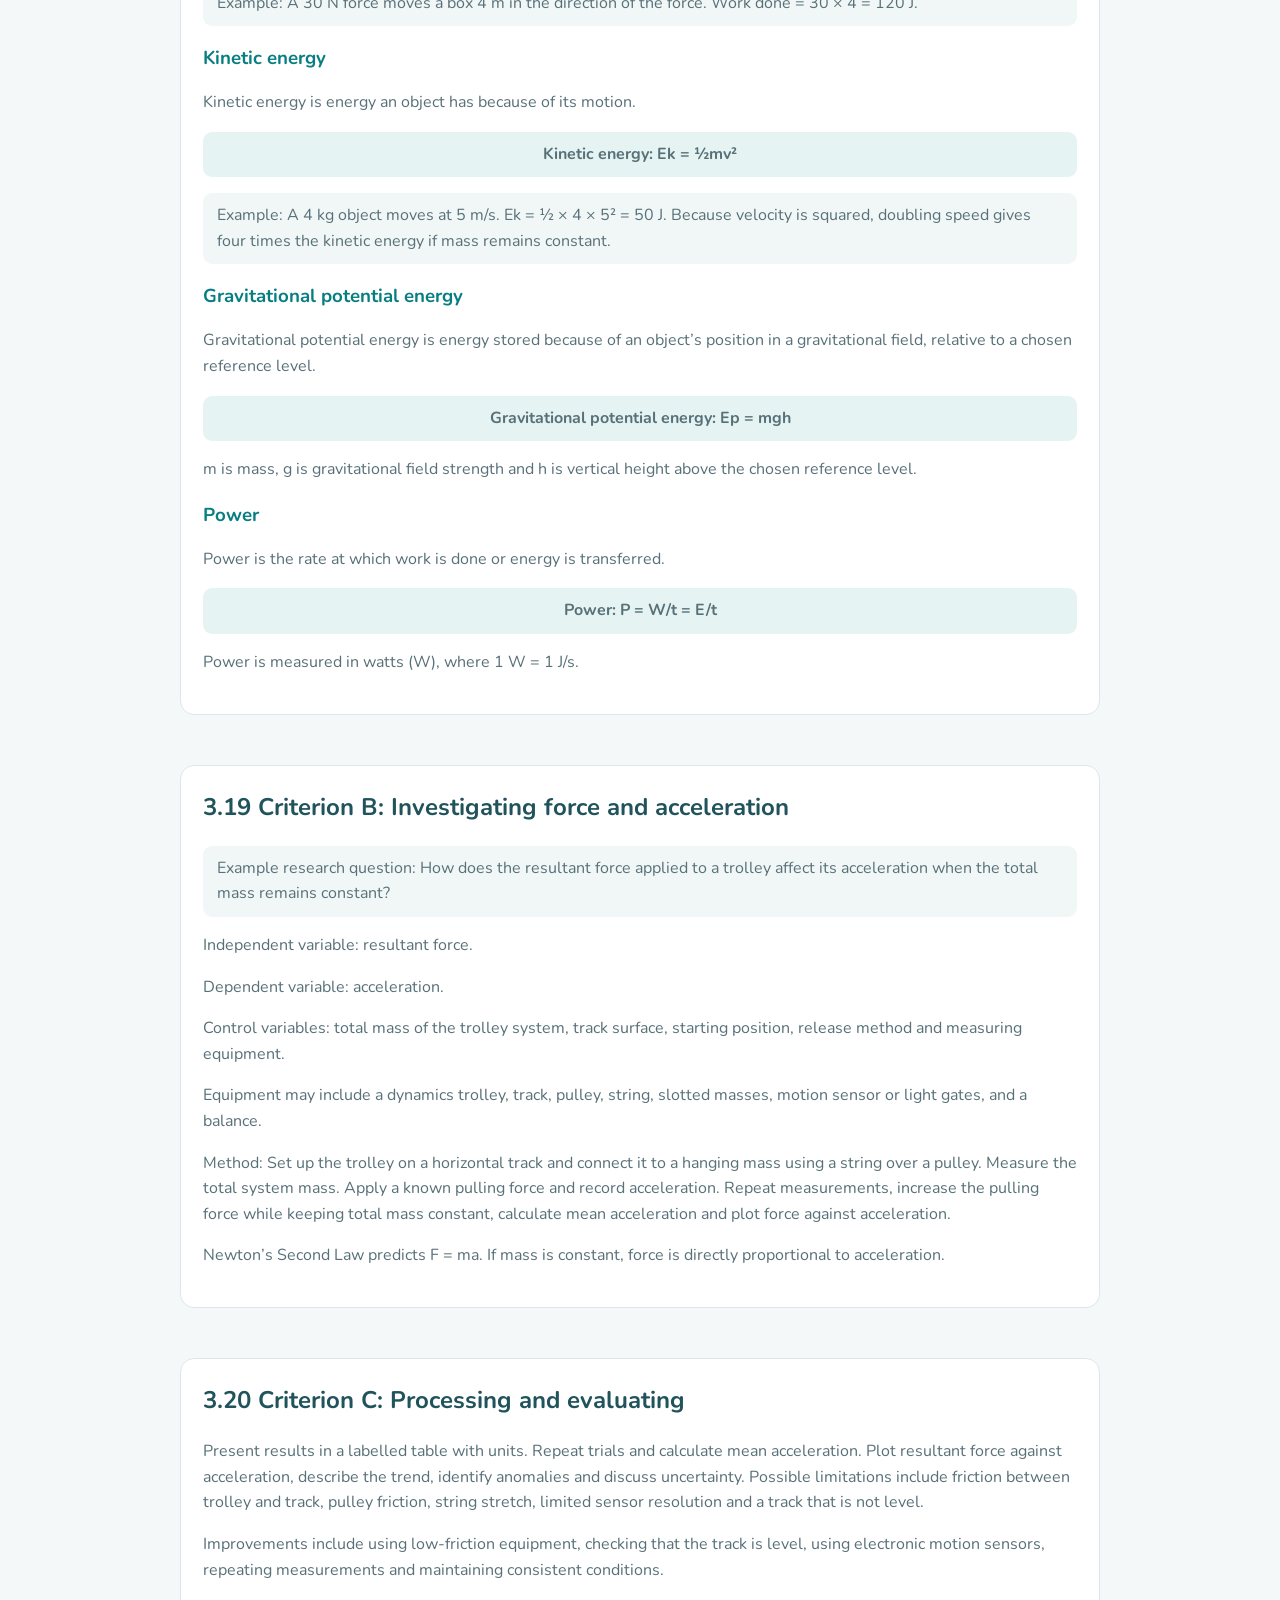
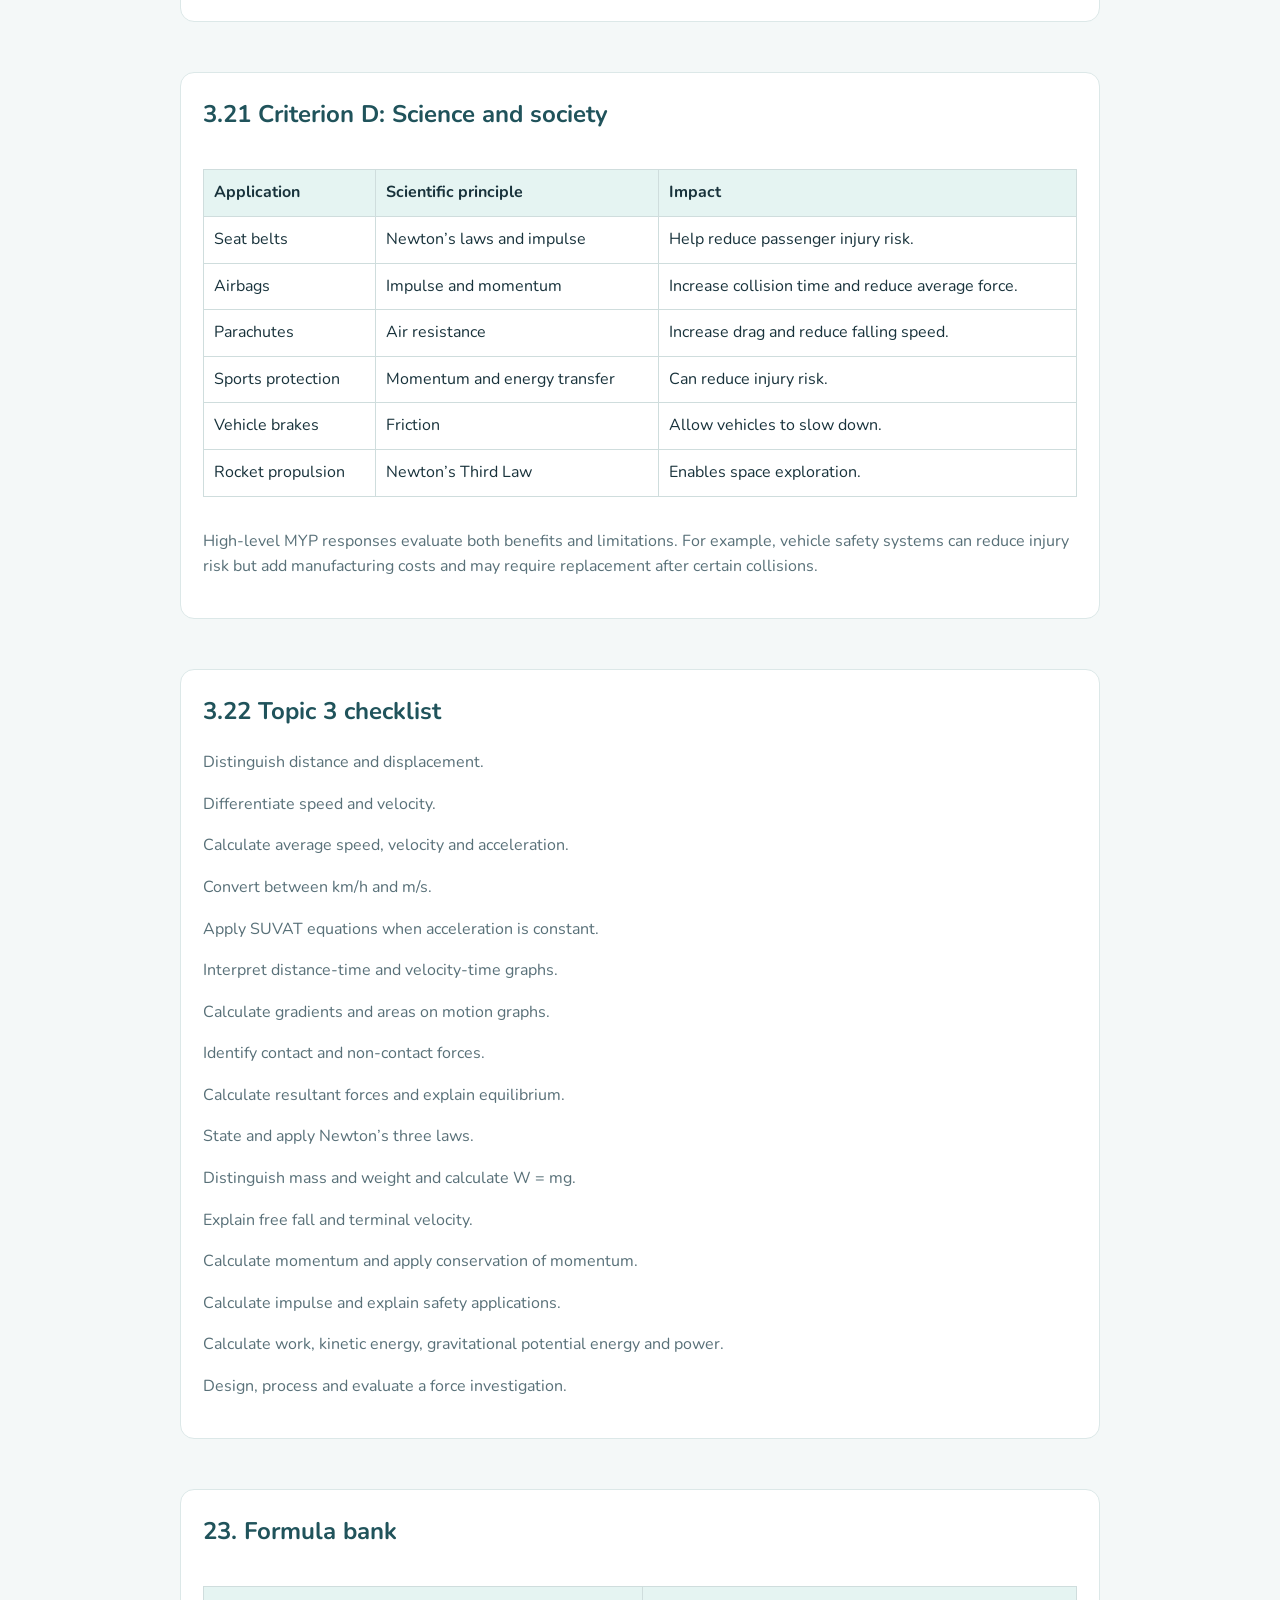
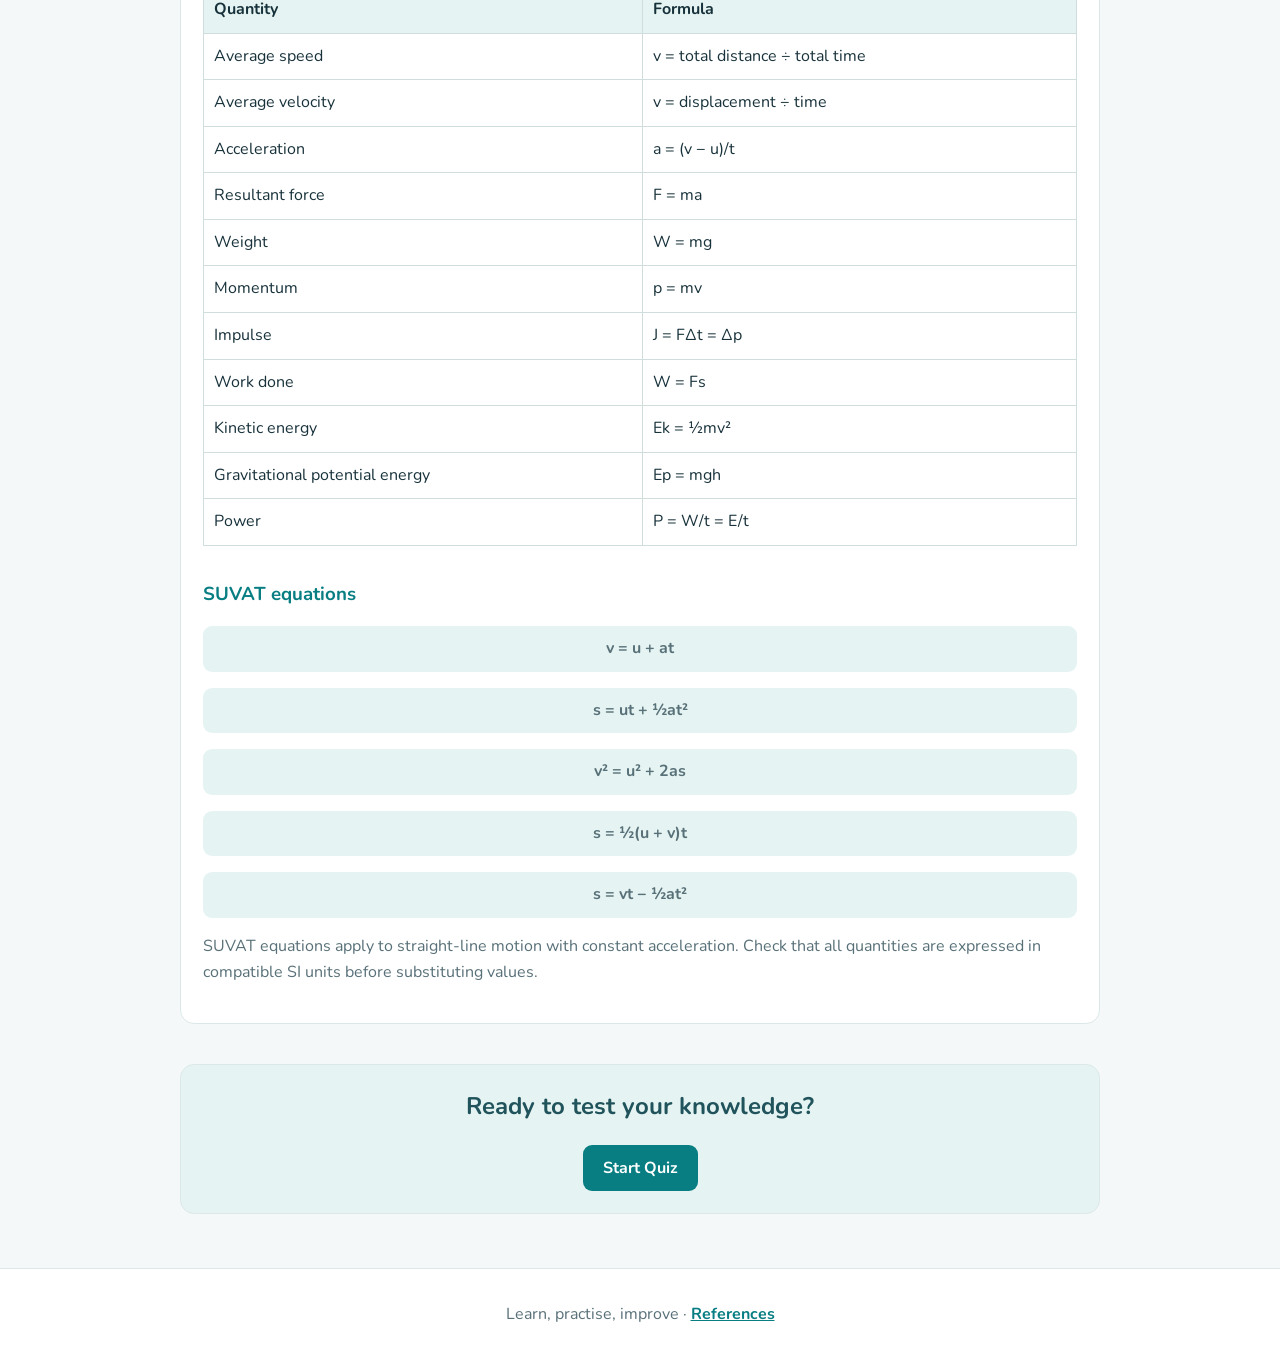
<file: physimovements.html>
<!DOCTYPE html>
<html lang="en">
<head>
  <meta charset="UTF-8">
  <meta name="viewport" content="width=device-width, initial-scale=1.0">
  <title>Movement and Movers | PhysiQuest</title>
  <link rel="stylesheet" href="style.css">
  <script src="js.script.js" defer></script>
</head>
<body data-topic="movement">
  <header class="site-header">
    <a class="brand" href="physihome.html">PhysiQuest</a>
    <button class="menu-toggle" type="button" aria-label="Toggle navigation" aria-expanded="false" onclick="toggleMenu()">☰</button>
    <nav id="navigation" class="navigation">
      <a href="physihome.html">Home</a>
      <a href="physitopics.html">Topics</a>
      <a href="physiprogress.html">Progress</a>
      <a href="physireferences.html">References</a>
    </nav>
    <div class="points-pill">Points: <strong id="headerPoints">0</strong></div>
    <div class="user-account">
    <span id="loggedInName">Welcome!</span>
    <button id="logoutButton" type="button" class="logout-button">
        Log out
    </button>
</div>
  </header>

  <main class="container">
    <a class="back-link" href="physitopics.html">← Back to topics</a>
    <h1 id="studyTitle">Movement and Movers</h1>
    <p class="intro">Review these notes before starting the quiz.</p>
    <div id="studyContent" class="study-content"></div>
    <section class="study-section ready-box"><h2>Ready to test your knowledge?</h2><button id="startStudyQuiz" class="button" type="button">Start Quiz</button></section>
  </main>

  <footer class="site-footer">
    <p>Learn, practise, improve · <a href="physireferences.html">References</a></p>
  </footer>
</body>
</html>
</file>
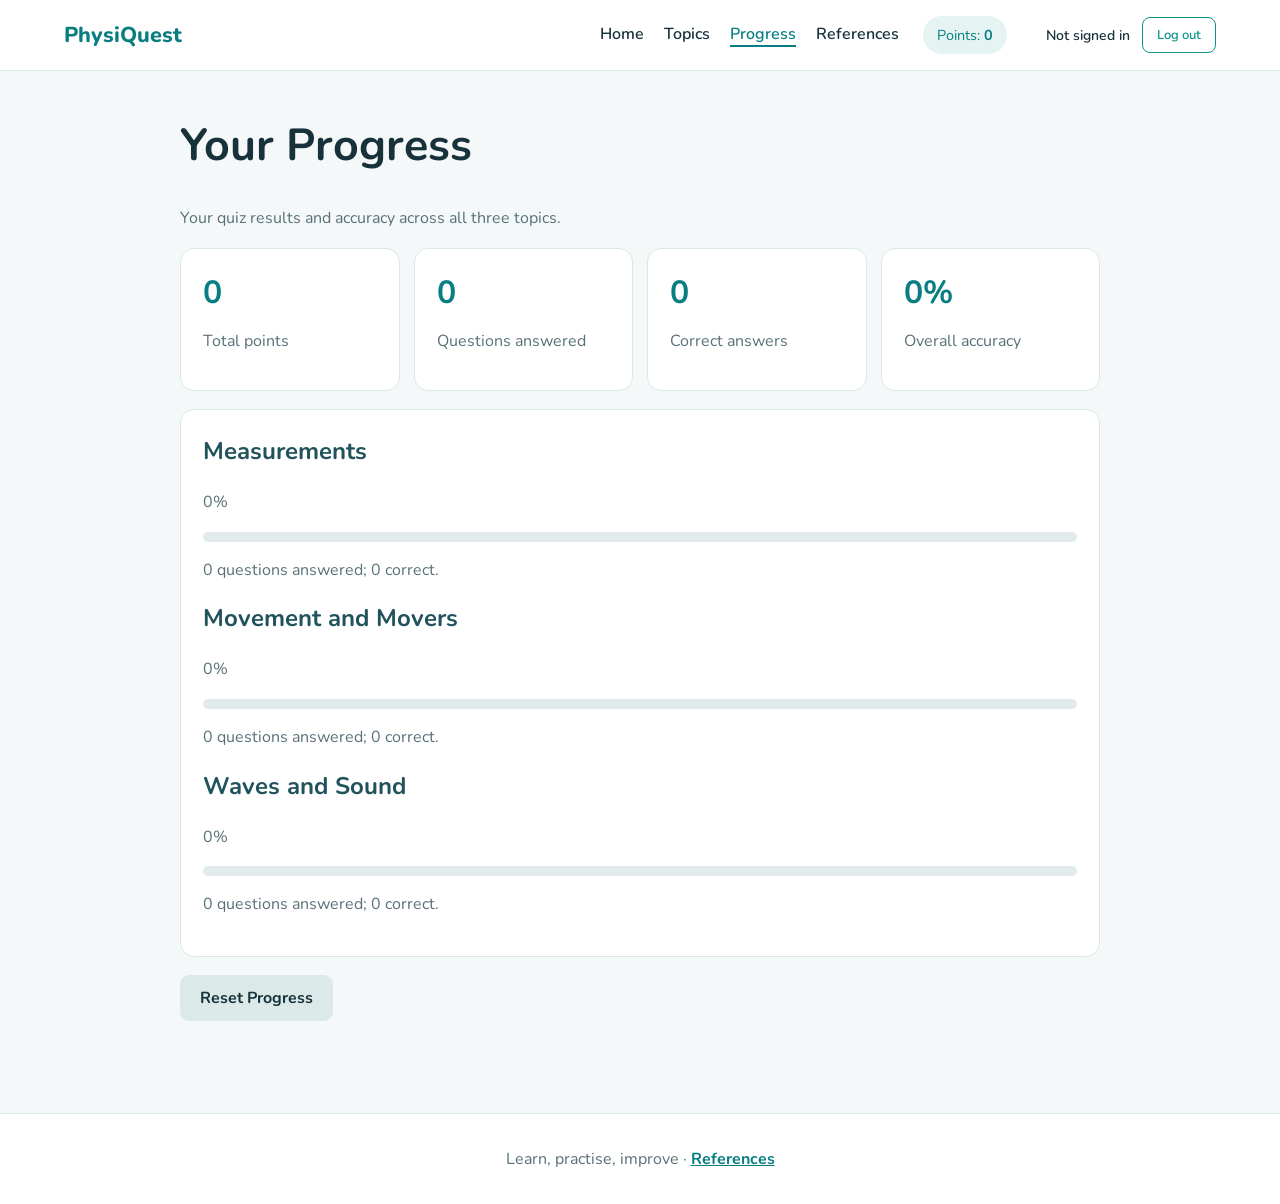
<file: physiprogress.html>
<!DOCTYPE html>
<html lang="en">
<head>
  <meta charset="UTF-8">
  <meta name="viewport" content="width=device-width, initial-scale=1.0">
  <title>Progress | PhysiQuest</title>
  <link rel="stylesheet" href="style.css">
  <script src="js.script.js" defer></script>
</head>
<body>
  <header class="site-header">
    <a class="brand" href="physihome.html">PhysiQuest</a>
    <button class="menu-toggle" type="button" aria-label="Toggle navigation" aria-expanded="false" onclick="toggleMenu()">☰</button>
    <nav id="navigation" class="navigation">
      <a href="physihome.html">Home</a>
      <a href="physitopics.html">Topics</a>
      <a href="physiprogress.html">Progress</a>
      <a href="physireferences.html">References</a>
    </nav>
    <div class="points-pill">Points: <strong id="headerPoints">0</strong></div>
    <div class="user-account">
    <span id="loggedInName">Welcome!</span>
    <button id="logoutButton" type="button" class="logout-button">
        Log out
    </button>
</div>
  </header>

  <main class="container">
    <h1>Your Progress</h1>
    <p class="intro">Your quiz results and accuracy across all three topics.</p>

    <section class="stats-grid">
      <article class="stat-card">
        <h2 id="totalPoints">0</h2>
        <p>Total points</p>
      </article>

      <article class="stat-card">
        <h2 id="totalAnswered">0</h2>
        <p>Questions answered</p>
      </article>

      <article class="stat-card">
        <h2 id="totalCorrect">0</h2>
        <p>Correct answers</p>
      </article>

      <article class="stat-card">
        <h2 id="overallAccuracy">0%</h2>
        <p>Overall accuracy</p>
      </article>
    </section>

    <section class="study-section">
      <h2>Measurements</h2>
      <p id="measurementsAccuracy">0%</p>
      <div class="progress-track"><div id="measurementsBar"></div></div>
      <p id="measurementsStats"></p>

      <h2>Movement and Movers</h2>
      <p id="movementAccuracy">0%</p>
      <div class="progress-track"><div id="movementBar"></div></div>
      <p id="movementStats"></p>

      <h2>Waves and Sound</h2>
      <p id="wavesAccuracy">0%</p>
      <div class="progress-track"><div id="wavesBar"></div></div>
      <p id="wavesStats"></p>
    </section>

    <button class="button secondary" type="button" onclick="resetProgress()">Reset Progress</button>
    <p id="resetMessage" class="feedback" aria-live="polite"></p>
  </main>

  <footer class="site-footer">
    <p>Learn, practise, improve · <a href="physireferences.html">References</a></p>
  </footer>
</body>
</html>
</file>
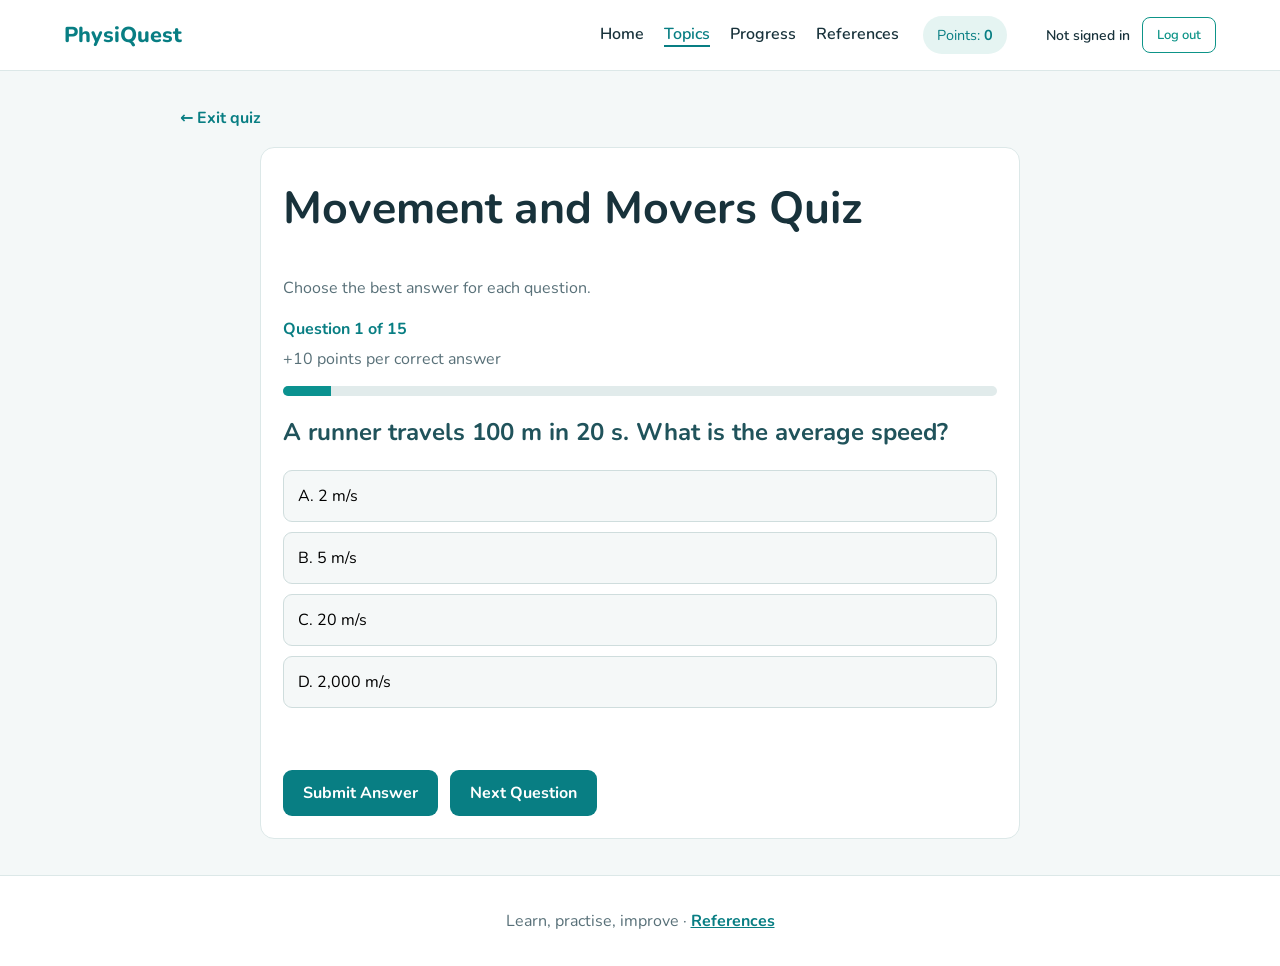
<file: physiquiz.html>
<!DOCTYPE html>
<html lang="en">
<head>
  <meta charset="UTF-8">
  <meta name="viewport" content="width=device-width, initial-scale=1.0">
  <title>Quiz | PhysiQuest</title>
  <link rel="stylesheet" href="style.css">
  <script src="js.script.js" defer></script>
</head>
<body>
  <header class="site-header">
    <a class="brand" href="physihome.html">PhysiQuest</a>
    <button class="menu-toggle" type="button" aria-label="Toggle navigation" aria-expanded="false" onclick="toggleMenu()">☰</button>
    <nav id="navigation" class="navigation">
      <a href="physihome.html">Home</a>
      <a href="physitopics.html">Topics</a>
      <a href="physiprogress.html">Progress</a>
      <a href="physireferences.html">References</a>
    </nav>
    <div class="points-pill">Points: <strong id="headerPoints">0</strong></div>
    <div class="user-account">
    <span id="loggedInName">Welcome!</span>
    <button id="logoutButton" type="button" class="logout-button">
        Log out
    </button>
</div>
  </header>

  <main class="container">
    <a class="back-link" href="physitopics.html">← Exit quiz</a>

    <section class="quiz-card">
      <h1 id="quizTitle">Physics Quiz</h1>
      <p id="quizSubtitle" class="intro">Choose the best answer for each question.</p>
      <p id="questionCounter" class="question-counter">Question 1 of 15</p>
      <p class="points-note">+10 points per correct answer</p>

      <div class="progress-track">
        <div id="quizProgressBar"></div>
      </div>

      <h2 id="questionText">Question text</h2>
      <div id="answerOptions" class="answer-options"></div>
      <p id="answerFeedback" class="feedback" aria-live="polite"></p>

      <div class="button-row">
        <button id="submitAnswer" class="button" type="button" onclick="submitQuizAnswer()">Submit Answer</button>
        <button id="nextQuestion" class="button" type="button" onclick="nextQuizQuestion()" hidden>Next Question</button>
      </div>
    </section>
  </main>

  <footer class="site-footer">
    <p>Learn, practise, improve · <a href="physireferences.html">References</a></p>
  </footer>
</body>
</html>
</file>
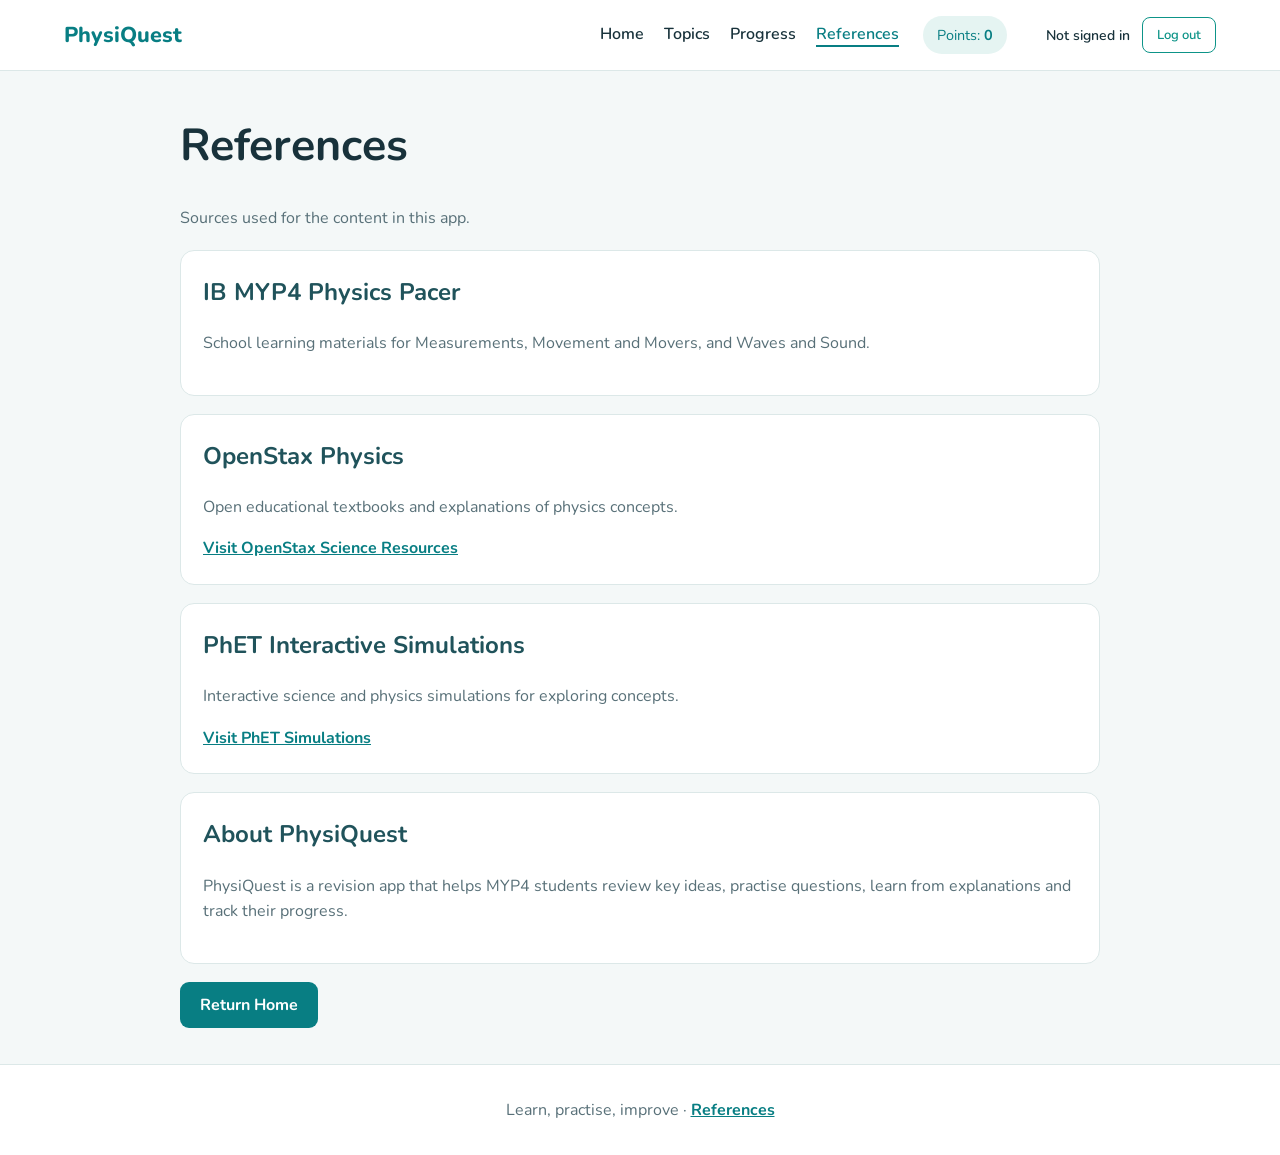
<file: physireferences.html>
<!DOCTYPE html>
<html lang="en">
<head>
  <meta charset="UTF-8">
  <meta name="viewport" content="width=device-width, initial-scale=1.0">
  <title>References | PhysiQuest</title>
  <link rel="stylesheet" href="style.css">
  <script src="js.script.js" defer></script>
</head>
<body>
  <header class="site-header">
    <a class="brand" href="physihome.html">PhysiQuest</a>
    <button class="menu-toggle" type="button" aria-label="Toggle navigation" aria-expanded="false" onclick="toggleMenu()">☰</button>
    <nav id="navigation" class="navigation">
      <a href="physihome.html">Home</a>
      <a href="physitopics.html">Topics</a>
      <a href="physiprogress.html">Progress</a>
      <a href="physireferences.html">References</a>
    </nav>
    <div class="points-pill">Points: <strong id="headerPoints">0</strong></div>
    <div class="user-account">
    <span id="loggedInName">Welcome!</span>
    <button id="logoutButton" type="button" class="logout-button">
        Log out
    </button>
</div>
  </header>

  <main class="container">
    <h1>References</h1>
    <p class="intro">Sources used for the content in this app.</p>
    <article class="study-section"><h2>IB MYP4 Physics Pacer</h2><p>School learning materials for Measurements, Movement and Movers, and Waves and Sound.</p></article>
    <article class="study-section"><h2>OpenStax Physics</h2><p>Open educational textbooks and explanations of physics concepts.</p><a href="https://openstax.org/subjects/science" target="_blank" rel="noopener noreferrer">Visit OpenStax Science Resources</a></article>
    <article class="study-section"><h2>PhET Interactive Simulations</h2><p>Interactive science and physics simulations for exploring concepts.</p><a href="https://phet.colorado.edu/" target="_blank" rel="noopener noreferrer">Visit PhET Simulations</a></article>
    <section class="study-section"><h2>About PhysiQuest</h2><p>PhysiQuest is a revision app that helps MYP4 students review key ideas, practise questions, learn from explanations and track their progress.</p></section>
    <a class="button" href="physihome.html">Return Home</a>
  </main>

  <footer class="site-footer">
    <p>Learn, practise, improve · <a href="physireferences.html">References</a></p>
  </footer>
</body>
</html>
</file>
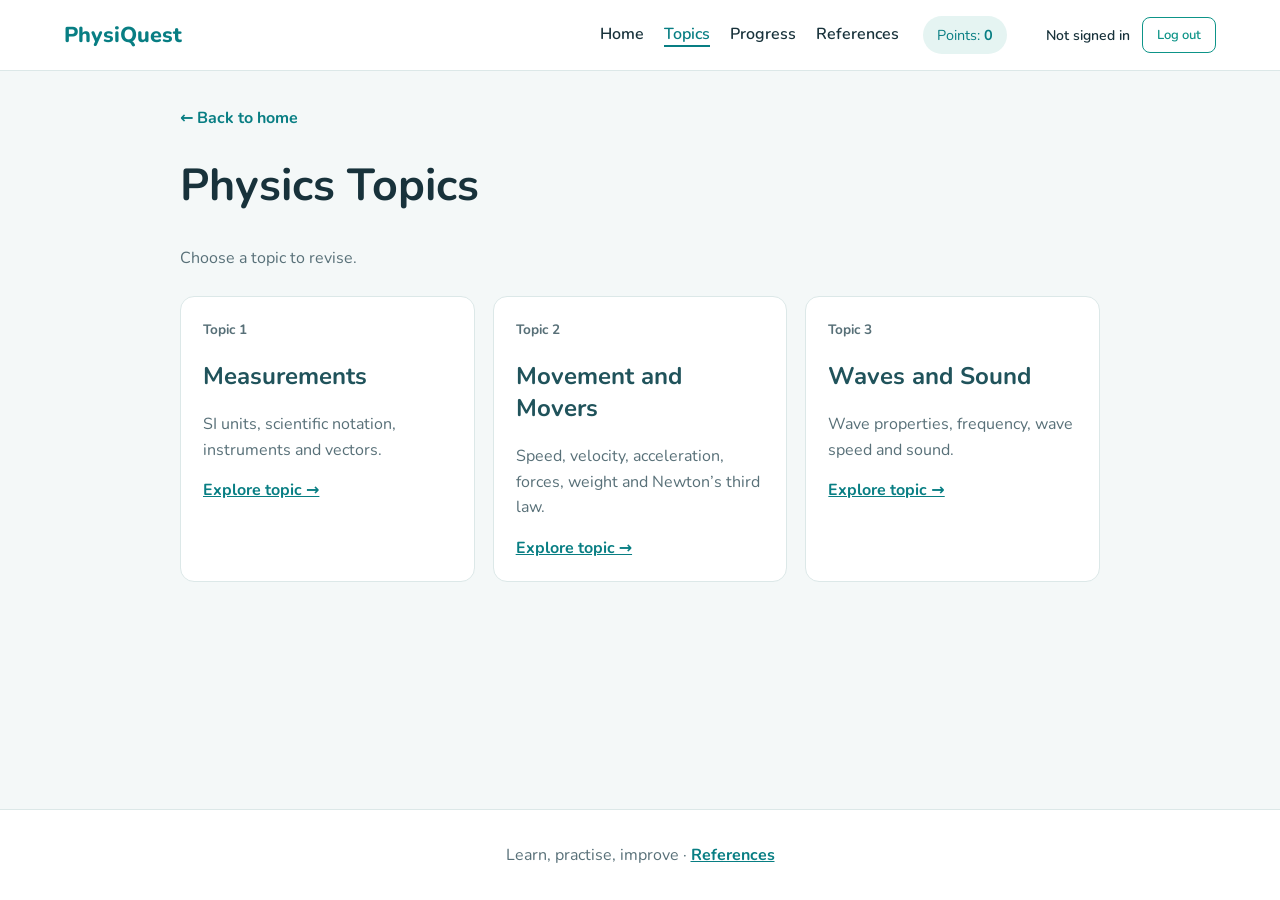
<file: physitopics.html>
<!DOCTYPE html>
<html lang="en">
<head>
  <meta charset="UTF-8">
  <meta name="viewport" content="width=device-width, initial-scale=1.0">
  <title>Topics | PhysiQuest</title>
  <link rel="stylesheet" href="style.css">
  <script src="js.script.js" defer></script>
</head>
<body>
  <header class="site-header">
    <a class="brand" href="home.html">PhysiQuest</a>
    <button class="menu-toggle" type="button" aria-label="Toggle navigation" aria-expanded="false" onclick="toggleMenu()">☰</button>
    <nav id="navigation" class="navigation">
      <a href="physihome.html">Home</a>
      <a href="physitopics.html">Topics</a>
      <a href="physiprogress.html">Progress</a>
      <a href="physireferences.html">References</a>
    </nav>
    <div class="points-pill">Points: <strong id="headerPoints">0</strong></div>
    <div class="user-account">
    <span id="loggedInName">Welcome!</span>
    <button id="logoutButton" type="button" class="logout-button">
        Log out
    </button>
</div>
  </header>
  

  <main class="container">
    <a class="back-link" href="physihome.html">← Back to home</a>
    <h1>Physics Topics</h1>
    <p class="intro">Choose a topic to revise.</p>
    <div class="topic-grid">
      <article class="topic-card">
        <p class="topic-number">Topic 1</p><h2>Measurements</h2>
        <p>SI units, scientific notation, instruments and vectors.</p>
        <a href="physimeasurements.html">Explore topic →</a>
      </article><article class="topic-card">
        <p class="topic-number">Topic 2</p><h2>Movement and Movers</h2>
        <p>Speed, velocity, acceleration, forces, weight and Newton’s third law.</p>
        <a href="physimovements.html">Explore topic →</a>
      </article><article class="topic-card">
        <p class="topic-number">Topic 3</p><h2>Waves and Sound</h2>
        <p>Wave properties, frequency, wave speed and sound.</p>
        <a href="physiwaves.html">Explore topic →</a>
      </article>
    </div>
  </main>

  <footer class="site-footer">
    <p>Learn, practise, improve · <a href="physireferences.html">References</a></p>
  </footer>
</body>
</html>
</file>
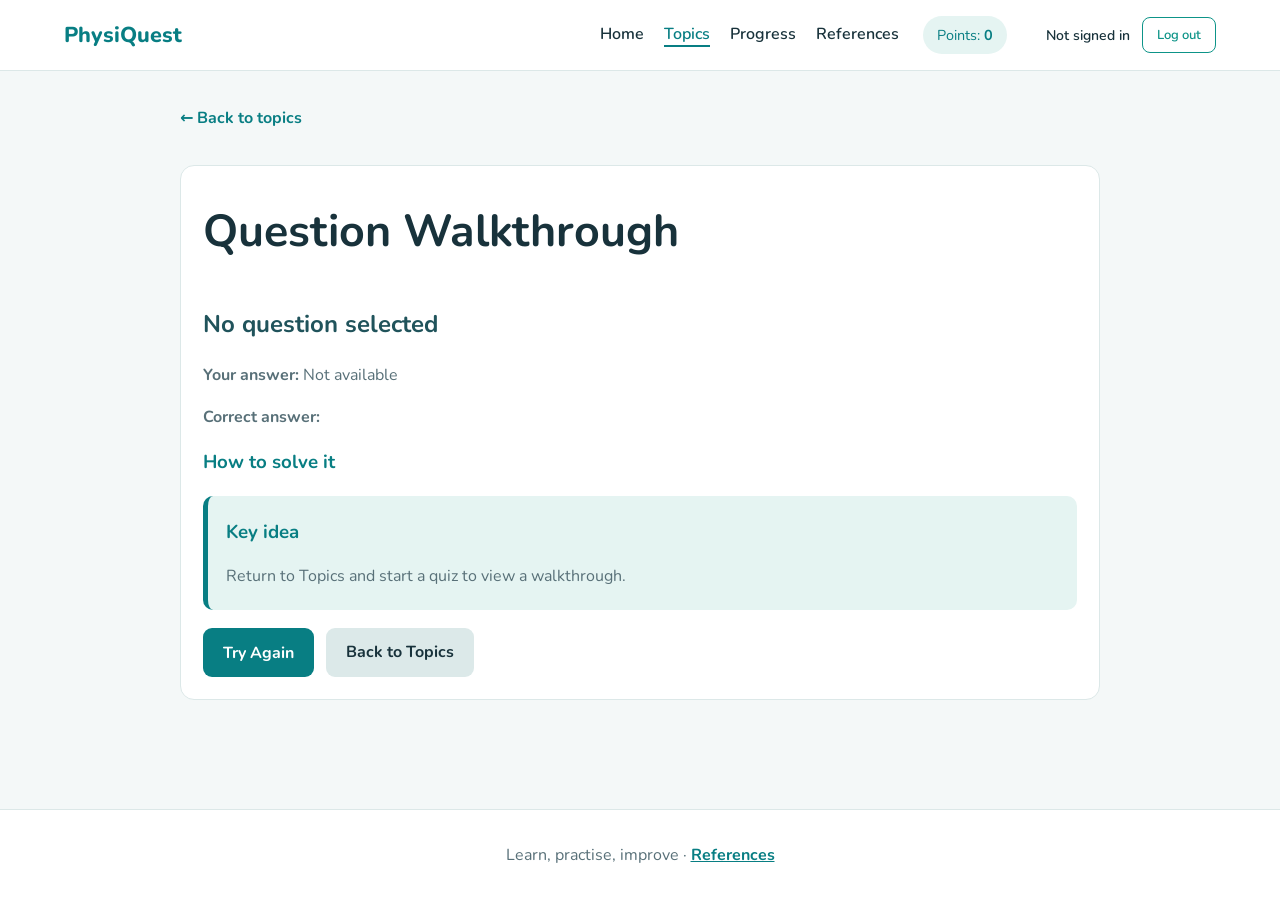
<file: physiwalkthrough.html>
<!DOCTYPE html>
<html lang="en">
<head>
  <meta charset="UTF-8">
  <meta name="viewport" content="width=device-width, initial-scale=1.0">
  <title>Walkthrough | PhysiQuest</title>
  <link rel="stylesheet" href="style.css">
  <script src="js.script.js" defer></script>
</head>
<body>
  <header class="site-header">
    <a class="brand" href="physihome.html">PhysiQuest</a>
    <button class="menu-toggle" type="button" aria-label="Toggle navigation" aria-expanded="false" onclick="toggleMenu()">☰</button>
    <nav id="navigation" class="navigation">
      <a href="physihome.html">Home</a>
      <a href="physitopics.html">Topics</a>
      <a href="physiprogress.html">Progress</a>
      <a href="physireferences.html">References</a>
    </nav>
    <div class="points-pill">Points: <strong id="headerPoints">0</strong></div>
    <div class="user-account">
    <span id="loggedInName">Welcome!</span>
    <button id="logoutButton" type="button" class="logout-button">
        Log out
    </button>
</div>
  </header>

  <main class="container">
    <a class="back-link" href="physitopics.html">← Back to topics</a>

    <section class="study-section">
      <h1>Question Walkthrough</h1>
      <h2 id="walkthroughQuestion">Question</h2>

      <p><strong>Your answer:</strong> <span id="yourAnswer">Not available</span></p>
      <p><strong>Correct answer:</strong> <span id="correctAnswer"></span></p>

      <h3>How to solve it</h3>
      <ol id="walkthroughSteps"></ol>

      <div class="key-idea"><h3>Key idea</h3>
      <p id="keyIdea"></p></div>

      <div class="button-row">
        <button class="button" type="button" onclick="retryQuizQuestion()">Try Again</button>
        <a class="button secondary" href="physitopics.html">Back to Topics</a>
      </div>
    </section>
  </main>

  <footer class="site-footer">
    <p>Learn, practise, improve · <a href="physireferences.html">References</a></p>
  </footer>
</body>
</html>
</file>
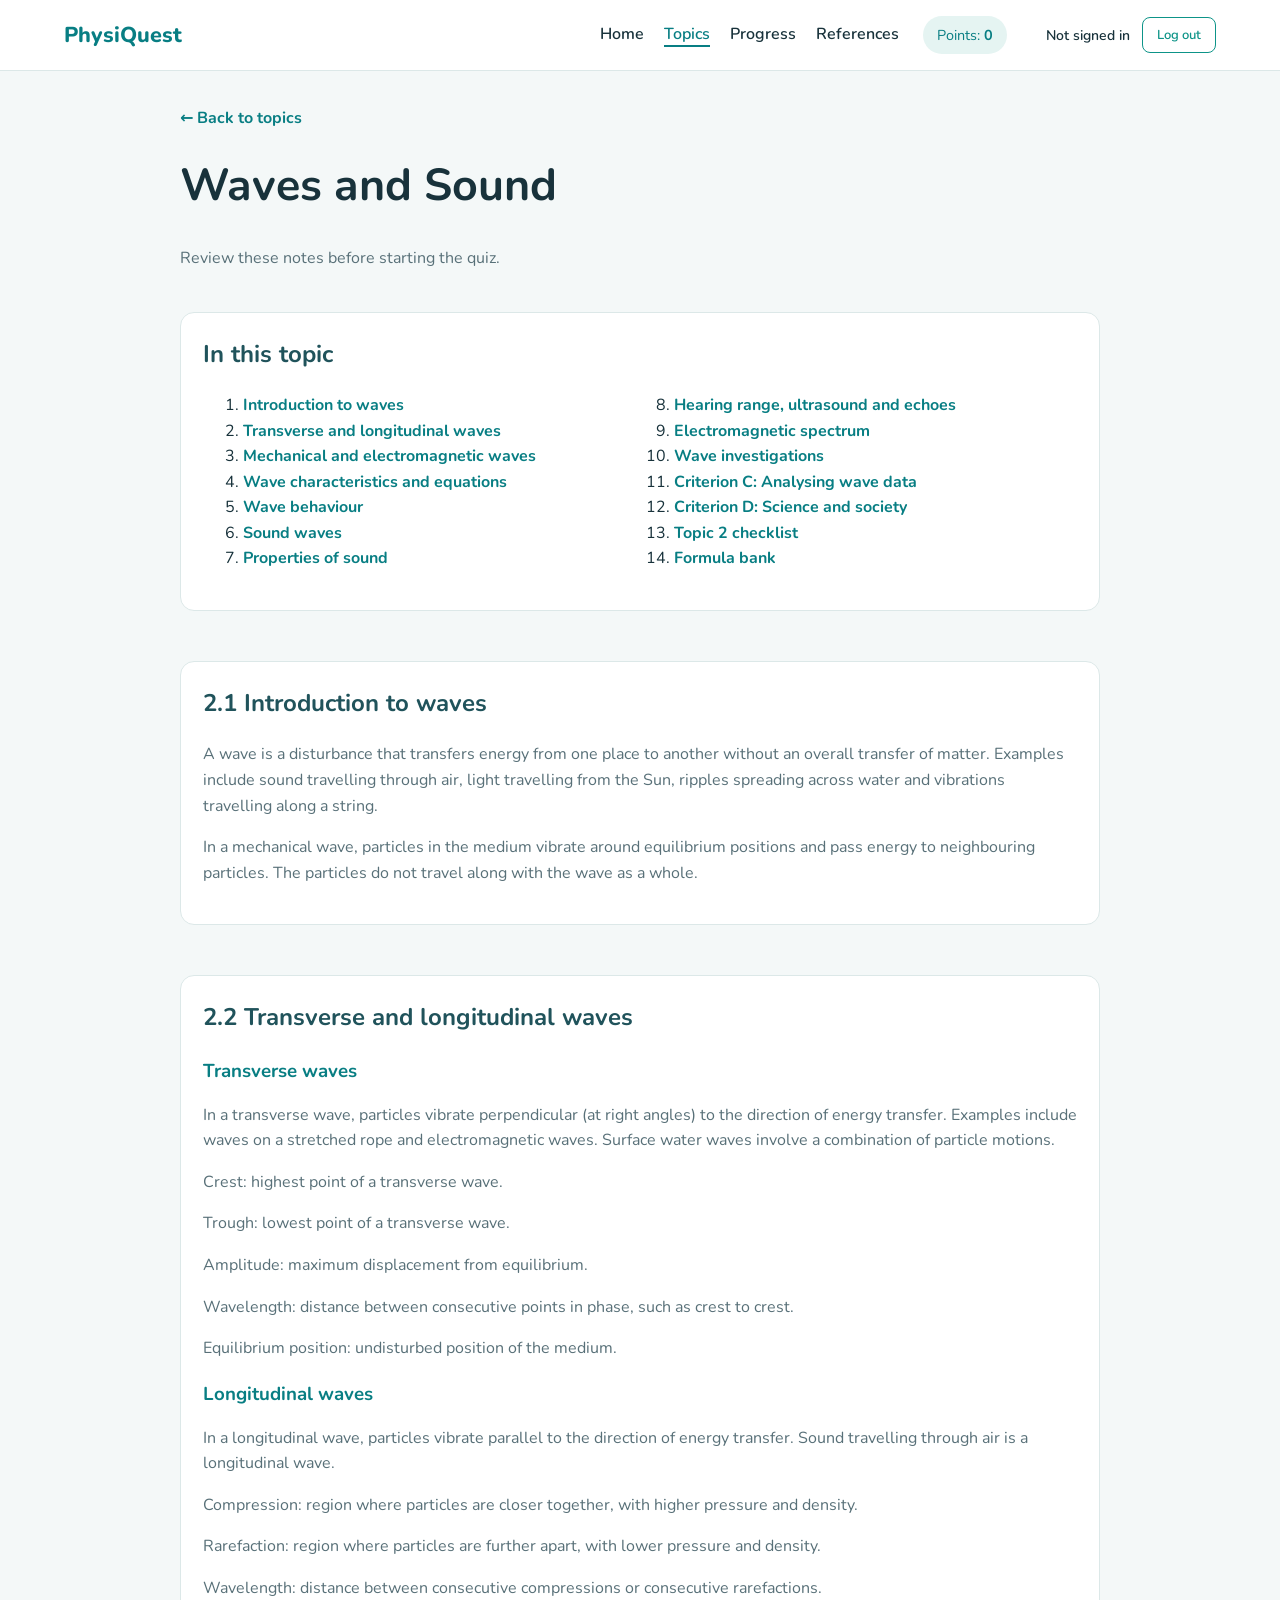
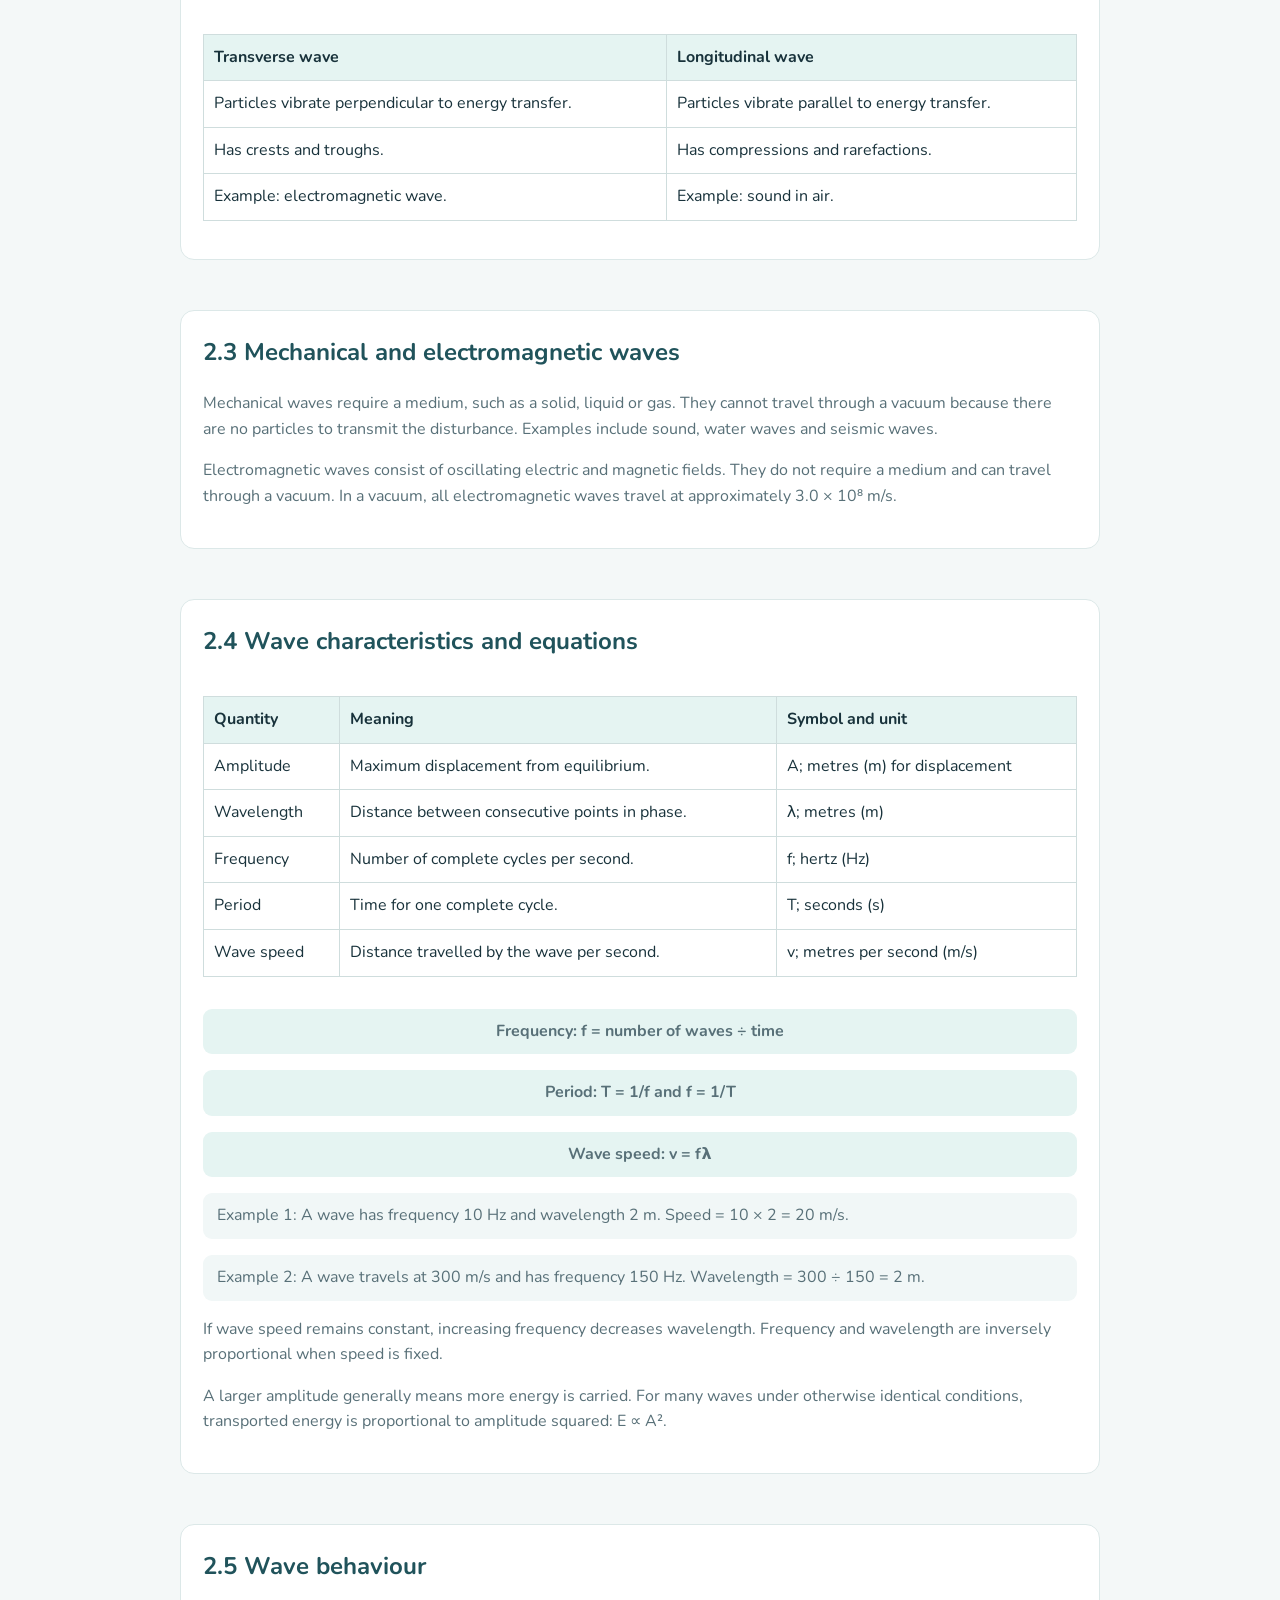
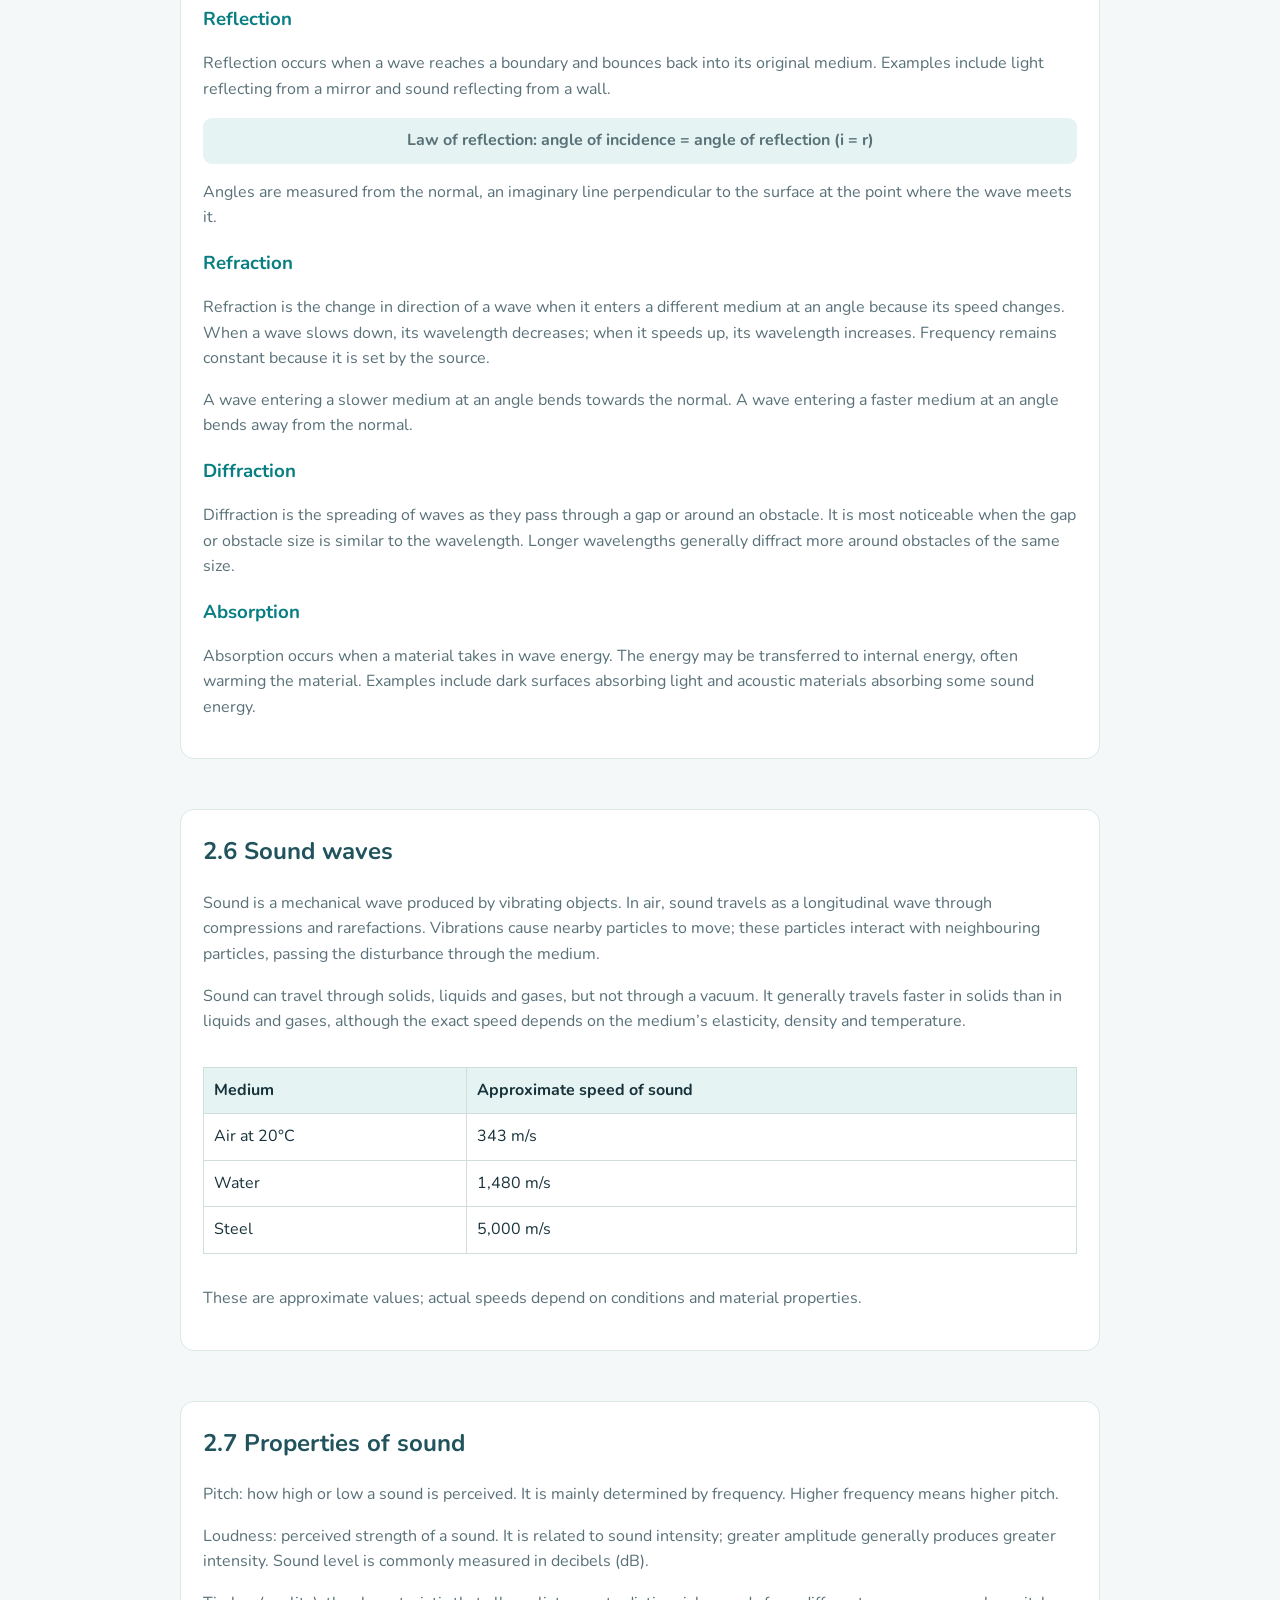
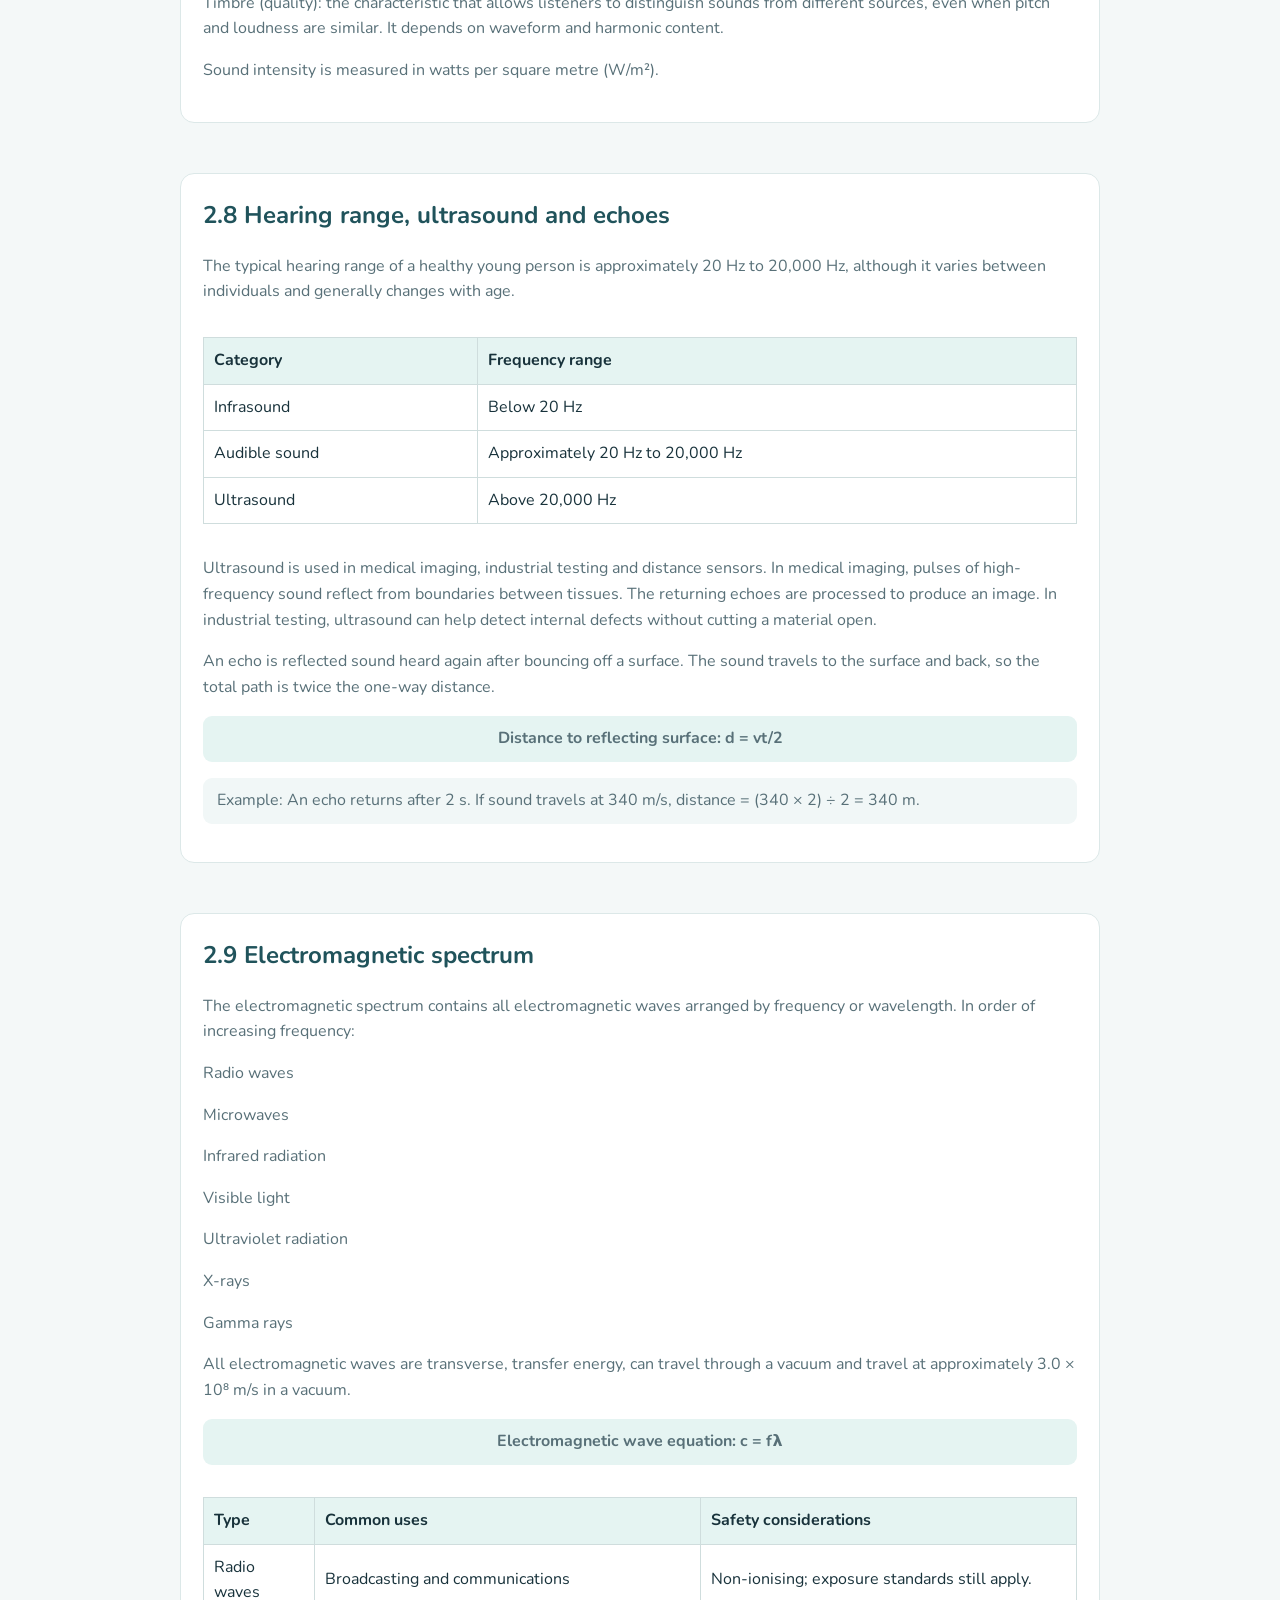
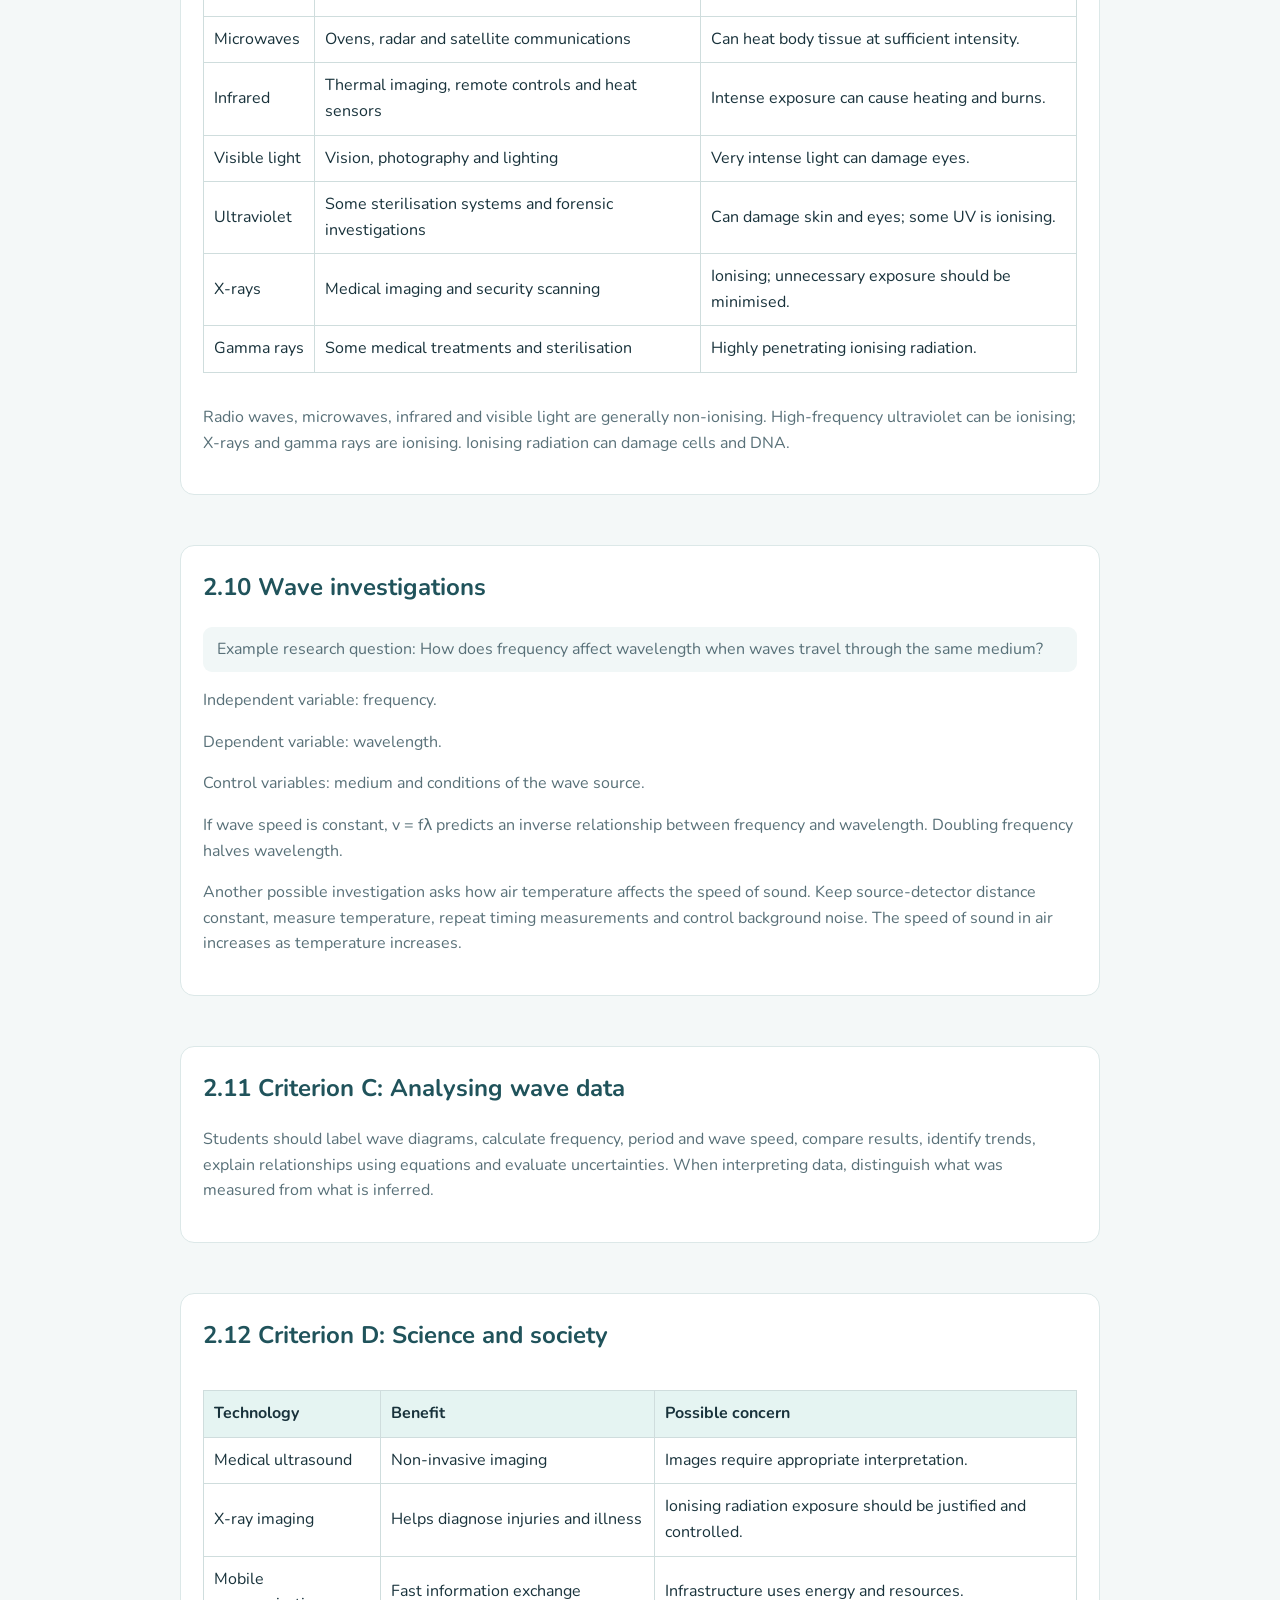
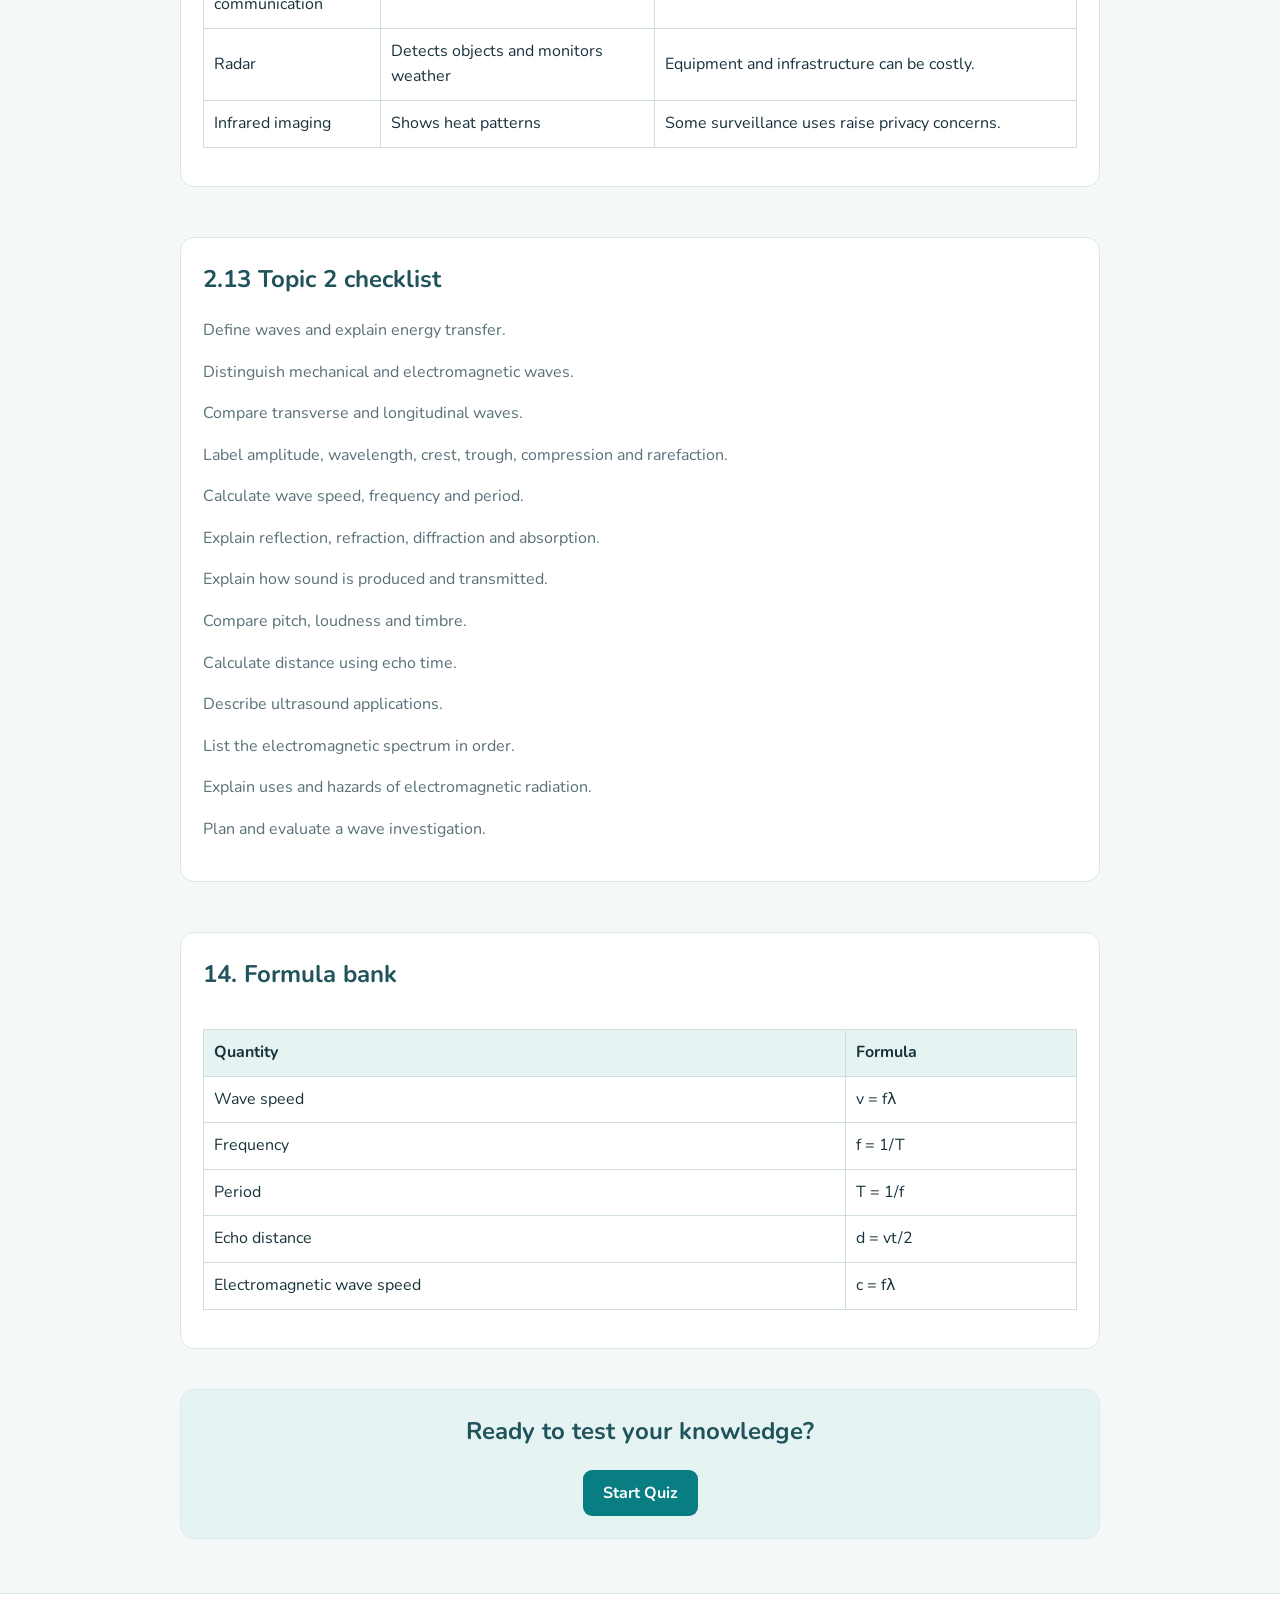
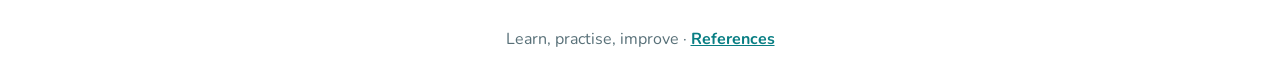
<file: physiwaves.html>
<!DOCTYPE html>
<html lang="en">
<head>
  <meta charset="UTF-8">
  <meta name="viewport" content="width=device-width, initial-scale=1.0">
  <title>Waves and Sound | PhysiQuest</title>
  <link rel="stylesheet" href="style.css">
  <script src="js.script.js" defer></script>
</head>
<body data-topic="waves">
  <header class="site-header">
    <a class="brand" href="physihome.html">PhysiQuest</a>
    <button class="menu-toggle" type="button" aria-label="Toggle navigation" aria-expanded="false" onclick="toggleMenu()">☰</button>
    <nav id="navigation" class="navigation">
      <a href="physihome.html">Home</a>
      <a href="physitopics.html">Topics</a>
      <a href="physiprogress.html">Progress</a>
      <a href="physireferences.html">References</a>
    </nav>
    <div class="points-pill">Points: <strong id="headerPoints">0</strong></div>
    <div class="user-account">
    <span id="loggedInName">Welcome!</span>
    <button id="logoutButton" type="button" class="logout-button">
        Log out
    </button>
</div>
  </header>

  <main class="container">
    <a class="back-link" href="physitopics.html">← Back to topics</a>
    <h1 id="studyTitle">Waves and Sound</h1>
    <p class="intro">Review these notes before starting the quiz.</p>
    <div id="studyContent" class="study-content"></div>
    <section class="study-section ready-box"><h2>Ready to test your knowledge?</h2><button id="startStudyQuiz" class="button" type="button">Start Quiz</button></section>
  </main>

  <footer class="site-footer">
    <p>Learn, practise, improve · <a href="physireferences.html">References</a></p>
  </footer>
</body>
</html>
</file>
<file: style.css>
@import url('https://fonts.googleapis.com/css2?family=Nunito:wght@400;600;700;800&display=swap');

* {
  box-sizing: border-box;
}

:root {
  font-family: 'Nunito', system-ui, -apple-system, 'Segoe UI', sans-serif;
  color: #18323b;
  background: #f4f8f8;
}

body {
  margin: 0;
  min-height: 100vh;
  display: flex;
  flex-direction: column;
}

a {
  color: inherit;
}

.site-header {
  display: flex;
  align-items: center;
  gap: 24px;
  padding: 16px 5%;
  background: #ffffff;
  border-bottom: 1px solid #dce8e8;
}

.brand {
  color: #087e83;
  font-size: 1.35rem;
  font-weight: 800;
  text-decoration: none;
}

.navigation {
  display: flex;
  gap: 20px;
  margin-left: auto;
}

.navigation a {
  text-decoration: none;
  font-weight: 600;
}

.navigation a:hover,
.back-link:hover {
  color: #087e83;
}

.menu-toggle {
  display: none;
  border: 0;
  background: transparent;
  font-size: 1.4rem;
  cursor: pointer;
}

.points-pill {
  background: #e5f4f2;
  color: #087e83;
  border-radius: 30px;
  padding: 9px 14px;
  font-size: .9rem;
}

.container {
  width: min(920px, 90%);
  margin: 36px auto;
  flex: 1;
}

.hero {
  padding: 46px;
  background: #e5f4f2;
  border-radius: 18px;
}

h1 {
  margin-top: 8px;
  font-size: clamp(2rem, 4vw, 2.8rem);
}

h2 {
  color: #20535b;
}

.intro,
.hero p {
  color: #587078;
  line-height: 1.6;
}

.eyebrow {
  color: #087e83;
  font-weight: 700;
  letter-spacing: .12em;
  font-size: .8rem;
}

.button {
  display: inline-block;
  border: 0;
  border-radius: 9px;
  background: #087e83;
  color: white;
  padding: 12px 20px;
  font-weight: 700;
  text-decoration: none;
  cursor: pointer;
  font-size: 1rem;
}

.button:hover {
  background: #06676b;
}

.button.secondary {
  background: #dce9e9;
  color: #18323b;
}

.back-link {
  display: inline-block;
  margin-bottom: 18px;
  color: #087e83;
  font-weight: 700;
  text-decoration: none;
}

.topic-grid {
  display: grid;
  grid-template-columns: repeat(auto-fit, minmax(220px, 1fr));
  gap: 18px;
  margin-top: 24px;
}

.topic-card,
.study-section,
.quiz-card,
.stat-card {
  display: block;
  background: #ffffff;
  border: 1px solid #dce8e8;
  border-radius: 14px;
  padding: 22px;
  text-decoration: none;
}

.topic-card:hover {
  border-color: #087e83;
  transform: translateY(-2px);
}

.topic-card p,
.study-section p {
  color: #587078;
  line-height: 1.6;
}

.study-content {
  display: grid;
  gap: 14px;
  margin: 22px 0;
}

.study-section {
  margin: 18px 0;
}

.study-section h2 {
  margin-top: 0;
}

/* Study page sections */
.study-section {
  line-height: 1.6;
}

.study-section table {
  width: 100%;
  border-collapse: collapse;
}

/* Back link */
.back-link {
  display: inline-block;
  margin-bottom: 18px;
}

/* Tables */
table {
  width: 100%;
  border-collapse: collapse;
  margin: 16px 0;
  background: #ffffff;
}

th,
td {
  border: 1px solid #cfdddd;
  padding: 10px;
  text-align: left;
}

th {
  background: #e5f4f2;
}

.quiz-card {
  max-width: 760px;
  margin: 0 auto;
}

.question-counter {
  color: #087e83;
  font-weight: 700;
}

.answer-options {
  display: grid;
  gap: 10px;
  margin: 22px 0;
}

.answer-option {
  padding: 14px;
  text-align: left;
  background: #f5f8f8;
  border: 1px solid #cfdddd;
  border-radius: 9px;
  cursor: pointer;
  font-size: 1rem;
}

.answer-option.selected {
  border: 2px solid #087e83;
  background: #e5f4f2;
}

.answer-option:disabled {
  cursor: default;
}

.progress-track {
  height: 10px;
  background: #e1ebeb;
  border-radius: 20px;
  overflow: hidden;
  margin: 10px 0;
}

.progress-track div {
  width: 0;
  height: 100%;
  background: #0b9290;
  transition: width .2s ease;
}

.feedback {
  min-height: 24px;
  font-weight: 600;
}

.feedback.success {
  color: #147446;
}

.feedback.error {
  color: #b33b3b;
}

.button-row {
  display: flex;
  gap: 12px;
  flex-wrap: wrap;
}

.stats-grid {
  display: grid;
  grid-template-columns: repeat(auto-fit, minmax(150px, 1fr));
  gap: 14px;
}

.stat-card h2 {
  font-size: 2rem;
  margin: 0;
  color: #087e83;
}

.stat-card p {
  color: #587078;
}

.site-footer {
  text-align: center;
  padding: 18px;
  color: #587078;
  background: #ffffff;
  border-top: 1px solid #dce8e8;
}

.wrapper {
    margin-top: 20px;
    display: flex;
    flex-direction: column;
    gap: 20px;
}

@media (max-width: 650px) {
  .site-header {
    flex-wrap: wrap;
    gap: 12px;
  }

  .menu-toggle {
    display: block;
    margin-left: auto;
  }

  .points-pill {
    order: 3;
  }

  .navigation {
    display: none;
    order: 4;
    width: 100%;
    flex-direction: column;
    margin: 0;
    padding: 10px 0;
  }

  .navigation.open {
    display: flex;
  }

  .hero {
    padding: 26px;
  }
}

/* Added fixes */
button, input { font-family: inherit; }
.navigation a.active { color: #087e83; border-bottom: 2px solid #087e83; }
.site-footer a { color: #087e83; font-weight: 700; }
.topic-number { margin: 0 0 4px; color: #087e83; font-weight: 700; font-size: .85rem; }
.topic-card a, .study-section a:not(.button) { color: #087e83; font-weight: 700; }
.study-section ul { padding-left: 22px; line-height: 1.7; color: #587078; }
.example { background: #f1f7f7; border-radius: 9px; padding: 10px 14px; }
.key-idea { background: #e5f4f2; border-left: 5px solid #087e83; border-radius: 10px; padding: 4px 18px; margin: 18px 0; }
.key-idea h3 { margin-bottom: 0; }
.ready-box { text-align: center; background: #e5f4f2; }
.points-note { color: #587078; margin-top: -8px; }
.answer-option:hover:not(:disabled) { border-color: #087e83; }
.answer-option.correct { border: 2px solid #147446; background: #e6f5ec; }
.button { min-height: 44px; }
@media (max-width: 650px) {
  .button { display: block; width: 100%; text-align: center; margin-bottom: 10px; }
  .button-row .button { width: 100%; }
}

/* Long study notes */
.table-wrap { overflow-x: auto; }
.formula { background: #e5f4f2; border-radius: 9px; padding: 10px 14px; font-weight: 700; color: #20535b; text-align: center; }
.study-section h3 { color: #087e83; margin: 18px 0 6px; }
.contents ol { columns: 2; column-gap: 28px; }
.contents a { text-decoration: none; }
html { scroll-behavior: smooth; }
@media (max-width: 650px) { .contents ol { columns: 1; } }
/* USER ACCOUNT DISPLAY */

.user-account {
    display: flex;
    align-items: center;
    gap: 12px;
    margin-left: 15px;
}

#loggedInName {
    font-weight: 600;
    font-size: 14px;
    color: inherit;
}

.logout-button {
    background: transparent;
    border: 1px solid #0d9488;
    color: #0d9488;
    padding: 8px 14px;
    border-radius: 8px;
    cursor: pointer;
    font-size: 13px;
    font-weight: 600;
    transition: 0.2s ease;
}

.logout-button:hover {
    background: #0d9488;
    color: white;
}

@media (max-width: 600px) {
    .user-account {
        margin: 10px 0;
        justify-content: center;
    }
}
/* Sign-in cover page and account bar */
body[data-page="auth"] {
  background:
    radial-gradient(900px 500px at 8% -10%, #bfe9e5 0, transparent 60%),
    radial-gradient(800px 500px at 100% 110%, #cfe4f6 0, transparent 60%),
    #f3f8f8;
}
.auth-wrap { width: min(440px, 92%); margin: auto; padding: 40px 0; }
.auth-card {
  display: flex;
  flex-direction: column;
  background: #ffffff;
  border: 1px solid #e4eeee;
  border-radius: 28px;
  padding: 44px 36px 32px;
  box-shadow: 0 24px 60px rgba(12, 74, 80, .14), 0 2px 6px rgba(12, 74, 80, .06);
  animation: authIn .45s ease both;
}
@keyframes authIn {
  from { opacity: 0; transform: translateY(14px); }
  to { opacity: 1; transform: none; }
}
.auth-logo { order: 1; text-align: center; margin: 0 0 6px; font-size: 2.1rem; font-weight: 800; color: #12323b; letter-spacing: -.5px; }
.auth-logo::before {
  content: "\269B\FE0E";
  display: block;
  width: 72px;
  height: 72px;
  line-height: 72px;
  margin: 0 auto 16px;
  border-radius: 50%;
  background: linear-gradient(135deg, #0fa5a5, #087e83);
  color: #ffffff;
  font-size: 2.1rem;
  box-shadow: 0 0 0 8px #e5f4f2, 0 10px 24px rgba(8, 126, 131, .3);
}
.auth-card .intro { order: 2; text-align: center; margin: 0 0 26px; font-size: 1rem; line-height: 1.6; color: #587078; }
#authForm { order: 3; }
.auth-card label {
  display: block;
  margin: 18px 0 8px 8px;
  font-size: .8rem;
  font-weight: 800;
  letter-spacing: .05em;
  text-transform: uppercase;
  color: #3d6b72;
}
.auth-card input {
  width: 100%;
  padding: 15px 22px;
  border: 1.5px solid #d5e3e3;
  border-radius: 999px;
  background: #f8fbfb;
  color: #12323b;
  font-size: 1rem;
  transition: border-color .15s ease, box-shadow .15s ease, background .15s ease;
}
.auth-card input:focus {
  outline: none;
  border-color: #087e83;
  background: #ffffff;
  box-shadow: 0 0 0 4px rgba(8, 126, 131, .15);
}
.auth-card .feedback { margin: 14px 0 0; min-height: 0; text-align: center; font-size: .9rem; }
.auth-card .feedback:empty { display: none; }
.auth-card .feedback:not(:empty) { padding: 10px 14px; border-radius: 14px; background: #fdecec; color: #a32e2e; }
.auth-card #authSubmit {
  width: 100%;
  margin-top: 22px;
  padding: 15px 24px;
  border-radius: 999px;
  font-size: 1.05rem;
  background: linear-gradient(135deg, #0fa5a5, #087e83);
  box-shadow: 0 10px 22px rgba(8, 126, 131, .28);
  transition: transform .15s ease, box-shadow .15s ease;
}
.auth-card #authSubmit:hover { transform: translateY(-1px); box-shadow: 0 14px 28px rgba(8, 126, 131, .34); }
.auth-card #authSubmit:active { transform: none; }

/* One main button: the mode switch becomes a plain text link under the form */
.tabs { order: 4; display: flex; justify-content: center; margin: 18px 0 0; padding: 0; background: none; border-radius: 0; }
.tab { flex: none; display: none; padding: 6px 4px; border: 0; background: none; color: #087e83; font-size: .95rem; font-weight: 800; cursor: pointer; }
.tab:not(.on) { display: inline-block; }
.tab:hover { color: #06676b; text-decoration: underline; }
#tabUp::before { content: "New here? "; color: #587078; font-weight: 400; }
#tabIn::before { content: "Already have an account? "; color: #587078; font-weight: 400; }

.auth-note { order: 5; margin: 22px 0 0; padding-top: 18px; border-top: 1px solid #edf3f3; color: #7d9096; font-size: .8rem; line-height: 1.5; text-align: center; }


.user-chip { display: flex; align-items: center; gap: 8px; font-size: .9rem; font-weight: 700; }
.user-chip button { border: 1px solid #087e83; background: transparent; color: #087e83; border-radius: 20px; padding: 6px 14px; font-weight: 700; cursor: pointer; font-size: .85rem; }
@media (max-width: 650px) {
  .user-chip { order: 3; }
  .auth-card { padding: 34px 22px 26px; border-radius: 24px; }
}
.auth-card .tabs .tab,
.auth-card .tabs .tab:hover,
.auth-card .tabs .tab:focus,
.auth-card .tabs .tab:active {
  background: transparent !important;
  box-shadow: none !important;
  border: 0 !important;
  border-radius: 6px;
  padding: 6px 4px !important;
  font-size: .95rem !important;
  color: #087e83 !important;
  outline: none;
  -webkit-tap-highlight-color: transparent;
}
.auth-card .tabs .tab:hover { text-decoration: underline; }
.auth-card .tabs .tab:focus-visible { outline: 2px solid #087e83; outline-offset: 2px; }
</file>
